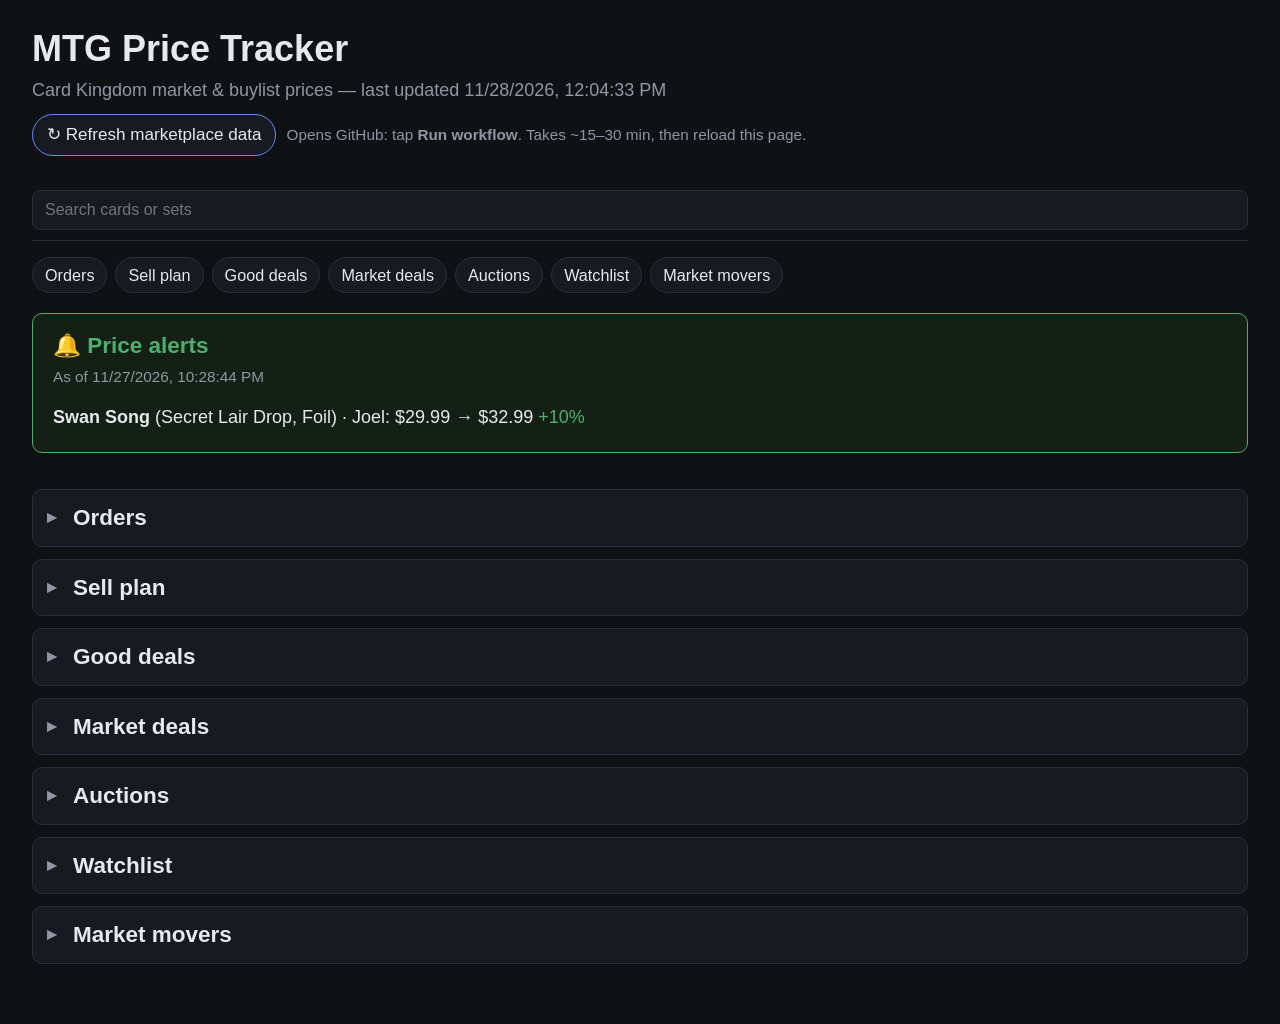
<file: docs/index.html>
<!doctype html>
<html lang="en">
<head>
  <meta charset="utf-8">
  <meta name="viewport" content="width=device-width, initial-scale=1">
  <meta name="theme-color" content="#0f1115">
  <meta name="apple-mobile-web-app-capable" content="yes">
  <meta name="apple-mobile-web-app-status-bar-style" content="black-translucent">
  <title>MTG Price Tracker</title>
  <style>
    :root {
      color-scheme: dark;
      --bg: #0f1115;
      --panel: #171a21;
      --card: #12141a;
      --border: #2a2e38;
      --text: #e8e9ec;
      --muted: #9096a3;
      --up: #4caf6d;
      --down: #e5534b;
      --ck: #d4a24c;
      --tcg: #5b8cff;
      --gog: #8fd18f;
      --gutter: 32px;
    }
    * { box-sizing: border-box; }
    html { -webkit-text-size-adjust: 100%; }
    body {
      margin: 0;
      font-size: 18px;
      line-height: 1.4;
      font-family: -apple-system, Segoe UI, Roboto, sans-serif;
      background: var(--bg);
      color: var(--text);
    }
    header { padding: 24px var(--gutter) 8px; }
    header h1 { margin: 0 0 4px; }
    .subtitle { color: var(--muted); margin: 0; }
    main { padding: 16px var(--gutter) 48px; }

    .toolbar {
      position: sticky;
      top: 0;
      z-index: 5;
      display: flex;
      flex-wrap: wrap;
      gap: 8px;
      padding: 10px 0;
      margin-bottom: 16px;
      background: var(--bg);
      border-bottom: 1px solid var(--border);
    }
    .toolbar input, .toolbar select {
      background: var(--panel);
      border: 1px solid var(--border);
      color: var(--text);
      padding: 10px 12px;
      border-radius: 8px;
      font-size: 16px; /* 16px+ stops iOS zooming in on focus */
    }
    .toolbar input { flex: 1 1 220px; min-width: 0; }
    .toolbar select { flex: 0 0 auto; }
    .section-head { display: flex; flex-wrap: wrap; align-items: center; justify-content: space-between; gap: 8px; }
    .section-head select, .section-head .filters select {
      background: var(--panel);
      border: 1px solid var(--border);
      color: var(--text);
      padding: 6px 10px;
      border-radius: 8px;
      font-size: 16px;
    }
    .supply { color: var(--text); font-size: 0.85em; }
    .refresh { display: flex; flex-wrap: wrap; align-items: center; gap: 6px 10px; margin: 10px 0 0; }
    .refresh-button {
      color: var(--text);
      text-decoration: none;
      background: var(--panel);
      border: 1px solid var(--tcg);
      border-radius: 999px;
      padding: 8px 14px;
      font-size: 0.95em;
      white-space: nowrap;
    }
    .totals {
      display: grid;
      grid-template-columns: repeat(auto-fit, minmax(110px, 1fr));
      gap: 8px;
      margin: 0 0 12px;
    }
    .totals[hidden] { display: none; }
    .totals > div {
      background: var(--panel);
      border: 1px solid var(--border);
      border-radius: 8px;
      padding: 8px 10px;
    }
    .totals .label { color: var(--muted); font-size: 0.75em; }
    .totals .value { font-weight: 700; font-size: 1.1em; }
    .section-head .filters { display: flex; flex-wrap: wrap; gap: 8px; }
    .section-head .filters select { max-width: 100%; }

    nav.jump { display: flex; gap: 8px; flex-wrap: wrap; margin-bottom: 20px; }
    nav.jump a {
      color: var(--text);
      text-decoration: none;
      border: 1px solid var(--border);
      background: var(--panel);
      border-radius: 999px;
      padding: 6px 12px;
      font-size: 0.9em;
    }

    .card-grid {
      display: grid;
      grid-template-columns: repeat(auto-fill, minmax(220px, 1fr));
      gap: 12px;
    }
    .card {
      border: 1px solid var(--border);
      border-radius: 10px;
      padding: 10px;
      background: var(--card);
      display: flex;
      flex-direction: column;
      gap: 4px;
      min-width: 0;
    }
    .card-image { width: 100%; aspect-ratio: 488 / 680; border-radius: 6px; display: block; background: var(--panel); }
    .card .name { font-weight: 700; overflow-wrap: anywhere; }
    .meta { color: var(--muted); font-size: 0.85em; }
    .card .price { font-size: 1.25em; font-weight: 700; }
    .delta.up { color: var(--up); }
    .delta.down { color: var(--down); }
    .ck-buylist { color: var(--ck); }
    .tcg-marketplace { color: var(--tcg); }
    .tcg-wtb { color: #c792ea; }
    .gog-price { color: var(--gog); }
    .margin { color: var(--up); }
    .empty { color: var(--muted); }
    canvas { width: 100%; height: 50px; margin-top: 4px; }

    section { margin-bottom: 36px; scroll-margin-top: 72px; }
    section h2 { margin: 0 0 4px; font-size: 1.25em; }
    /* Folded sections show only their heading until it's tapped. */
    section.fold { margin-bottom: 12px; border: 1px solid var(--border); border-radius: 10px; background: var(--panel); padding: 12px 14px; }
    section.fold h2 { cursor: pointer; user-select: none; margin: 0; display: flex; align-items: center; gap: 8px; }
    section.fold h2::before { content: "▸"; color: var(--muted); font-size: 0.8em; width: 1em; transition: transform 0.15s; }
    section.fold:not(.collapsed) h2::before { transform: rotate(90deg); }
    section.fold:not(.collapsed) > h2, section.fold:not(.collapsed) > .section-head { margin-bottom: 8px; }
    section.fold.collapsed > :not(h2):not(.section-head),
    section.fold.collapsed .section-head .filters { display: none !important; }  /* over #id rules like #orders-connect's */
    section.fold .section-head h2 { flex: 1; }
    section .section-sub { color: var(--muted); font-size: 0.85em; margin: 0 0 12px; }

    .more {
      display: block;
      width: 100%;
      margin-top: 16px;
      padding: 12px;
      border-radius: 8px;
      border: 1px solid var(--border);
      background: var(--panel);
      color: var(--text);
      font-size: 1em;
    }

    .movers-columns {
      display: grid;
      grid-template-columns: repeat(auto-fit, minmax(min(320px, 100%), 1fr));
      gap: 24px;
    }
    .movers-columns h3 { margin: 0 0 8px; font-size: 1em; }
    nav.jump a[hidden] { display: none; }
    table.movers { width: 100%; border-collapse: collapse; font-size: 0.9em; table-layout: fixed; }
    table.movers th, table.movers td { text-align: left; padding: 6px 8px; border-bottom: 1px solid var(--border); vertical-align: top; }
    table.movers th { color: var(--muted); font-weight: 600; font-size: 0.85em; }
    table.movers td:last-child, table.movers th:last-child { width: 38%; text-align: right; }
    table.movers td.pct.up { color: var(--up); font-weight: 700; }
    table.movers td.pct.down { color: var(--down); font-weight: 700; }
    table.movers td.pct .meta { display: block; font-weight: 400; }
    .mover-name { display: flex; align-items: center; gap: 8px; overflow-wrap: anywhere; }
    .mover-thumb { width: 32px; border-radius: 4px; flex-shrink: 0; }

    .card-actions { display: flex; flex-wrap: wrap; gap: 6px; margin-top: 6px; }
    .card-actions button, .card-actions select, .card-actions input, #orders-connect input, #orders-connect button {
      background: var(--panel);
      border: 1px solid var(--border);
      color: var(--text);
      border-radius: 8px;
      padding: 6px 10px;
      font-size: 16px;
    }
    .card-actions button.primary, #orders-connect button { border-color: #c792ea; }
    .card-actions button:disabled, .card-actions select:disabled { opacity: 0.5; }
    .card-actions select { flex: 1 1 100%; min-width: 0; }
    .card-actions input { width: 4em; }
    .card-actions input[type="checkbox"] { width: auto; padding: 0; }
    .card-actions .pick { display: flex; align-items: center; gap: 6px; flex: 1 1 100%; min-width: 0; }
    .card-actions .pick label { flex: 1; min-width: 0; flex-wrap: wrap; color: var(--text); font-size: 0.9em; }
    .pick-total { flex: 1 1 100%; }
    .card-actions label { display: flex; align-items: center; gap: 6px; color: var(--muted); font-size: 0.85em; }
    .order-error { color: var(--down); font-size: 0.85em; }
    .order-error:empty { display: none; }
    .card-actions input.price-input { width: 5.5em; }
    .paid-panel { border: 1px solid var(--border); border-radius: 10px; background: var(--card); padding: 10px 12px; margin: 0 0 12px; }
    .paid-panel h3 { margin: 0 0 6px; font-size: 1em; }
    .pick-list { list-style: none; padding: 0; margin: 0; }
    .pick-owner + .pick-owner { margin-top: 10px; padding-top: 8px; border-top: 1px solid var(--border); }
    .pick-owner h4 { margin: 0 0 4px; font-size: 0.95em; }
    .keep-route { color: #c792ea; }
    .keep-note { color: #c792ea; font-size: 0.85em; margin-top: 4px; }
    .finish-tag { font-size: 0.85em; color: var(--muted); border: 1px solid var(--border); border-radius: 4px; padding: 0 4px; white-space: nowrap; }
    .finish-tag.shiny { color: #c792ea; border-color: #c792ea; font-weight: 600; }
    .pick-box { margin: 4px 0 0 0; }
    .pick-box > .meta { margin-top: 4px; font-weight: 600; }
    .pick-list li { padding: 6px 0; border-bottom: 1px solid var(--border); }
    .pick-list li:last-child { border-bottom: none; }
    .pick-list label { display: flex; gap: 8px; align-items: flex-start; }
    .pick-list input { margin-top: 3px; flex-shrink: 0; }
    #intake p { margin: 6px 0; }
    .intake-last { display: flex; flex-wrap: wrap; align-items: center; gap: 8px; }
    .intake-last .card-actions { margin-top: 0; }
    .intake-done { color: var(--up); }
    .intake-box { align-items: center; }
    .card-actions.intake-box input { width: 4.5em; }
    .intake-warn { color: #e5c07b; font-size: 0.9em; }
    .intake-preview { border-top: 1px solid var(--border); margin-top: 8px; padding-top: 8px; overflow-wrap: anywhere; }
    .file-button {
      display: inline-flex; align-items: center; cursor: pointer;
      background: var(--panel); border: 1px solid #c792ea; color: var(--text);
      border-radius: 8px; padding: 6px 12px; font-size: 16px;
    }
    .file-button input { display: none; }
    #orders-connect { display: flex; flex-wrap: wrap; gap: 8px; align-items: center; margin: 0 0 12px; }
    #orders-connect[hidden] { display: none; }
    #orders-connect input { flex: 1 1 200px; min-width: 0; }

    #alerts-section {
      border: 1px solid var(--up);
      background: #142016;
      border-radius: 10px;
      padding: 16px 20px;
    }
    #alerts-section h2 { color: var(--up); }
    #alerts-list { list-style: none; padding: 0; margin: 0; }
    #alerts-list li { padding: 6px 0; border-bottom: 1px solid var(--border); }
    #alerts-list li:last-child { border-bottom: none; }

    @media (max-width: 600px) {
      :root { --gutter: 16px; }
      header { padding-top: 16px; }
      header h1 { font-size: 1.4em; }
      .subtitle { font-size: 0.85em; }
      main { padding-top: 8px; }
      /* Two cards per row on a phone, rather than one huge card per screen. */
      .card-grid { grid-template-columns: repeat(2, minmax(0, 1fr)); gap: 8px; }
      .card { padding: 8px; }
      body { font-size: 17px; }
      .card .name { font-size: 1em; }
      .card .price { font-size: 1.15em; }
      .meta { font-size: 0.85em; }
      #alerts-section { padding: 12px 14px; }
    }
  </style>
</head>
<body>
  <header>
    <h1>MTG Price Tracker</h1>
    <p class="subtitle" id="subtitle">Card Kingdom market &amp; buylist prices, refreshed nightly</p>
    <p class="refresh">
      <a class="refresh-button" href="https://github.com/jtbk17/mtg-price-checker/actions/workflows/refresh-marketplace.yml" target="_blank" rel="noopener">↻ Refresh marketplace data</a>
      <span class="meta">Opens GitHub: tap <strong>Run workflow</strong>. Takes ~15–30 min, then reload this page.</span>
    </p>
  </header>
  <main>
    <div class="toolbar">
      <input id="search" type="search" placeholder="Search cards or sets" autocomplete="off" enterkeyhint="search">
    </div>

    <nav class="jump">
      <a href="#orders-section" id="orders-link" hidden>Orders</a>
      <a href="#intake-section" id="intake-link" hidden>Add cards</a>
      <a href="#sell-plan-section">Sell plan</a>
      <a href="#deals-section">Good deals</a>
      <a href="#market-deals-section" id="market-deals-link">Market deals</a>
      <a href="#auctions-section" id="auctions-link">Auctions</a>
      <a href="#watchlist-section">Watchlist</a>
      <a href="#movers-section">Market movers</a>
    </nav>

    <section id="alerts-section" hidden>
      <h2>🔔 Price alerts</h2>
      <p class="section-sub" id="alerts-sub"></p>
      <ul id="alerts-list"></ul>
    </section>

    <section id="orders-section" hidden>
      <h2>Orders</h2>
      <p class="section-sub">Sales to TheTCGMarketplace WTB buyers and from our own listings, saved in the inventory sheets. A listing whose quantity drops shows up as “Looks sold?” for you to confirm. Buyer paid adds the copies to Pulled on the row you take them from; dropped off moves them from Pulled to Sold.</p>
      <form id="orders-connect" hidden>
        <input id="orders-passcode" type="password" placeholder="Sheets passcode" autocomplete="current-password" aria-label="Sheets passcode">
        <button type="submit">Connect</button>
        <span id="orders-connect-error" class="order-error"></span>
      </form>
      <div id="orders-summary" class="totals" hidden></div>
      <div id="orders-paid" class="paid-panel" hidden></div>
      <div id="orders-list" class="card-grid"></div>
    </section>

    <section id="intake-section" hidden>
      <h2>Add cards</h2>
      <p class="section-sub">Scan a stack of about 100 into ManaBox's Inbox binder, export it as CSV, and pick the file here. It's added to the inventory sheet behind the next empty slot, so there's nothing to import, copy or paste.</p>
      <div id="intake" class="paid-panel"></div>
    </section>

    <section id="sell-plan-section">
      <div class="section-head">
        <h2>Sell plan</h2>
        <div class="filters">
          <select id="sell-plan-owner" aria-label="Whose cards"></select>
          <select id="sell-plan-route" aria-label="Show">
            <option value="">All recommendations</option>
            <option value="listed">Listed on TCGMP</option>
            <option value="list">List on TCGMP</option>
            <option value="wtb">Sell to WTB buyer</option>
            <option value="gog">Sell to GOG</option>
            <option value="review">Manual review</option>
            <option value="keep">Keep (Joel's play copies)</option>
          </select>
        </div>
      </div>
      <p class="section-sub">What to do with each card: list just under the cheapest matching TheTCGMarketplace copy (1¢ under, or 10¢ at $10+), but never so low that, after TCGMP's 4% commission, it pays less than GOG Cash + 10%, or below the best WTB offer; sell to a WTB buyer if they pay at least 90% of a realistic sale price (the lower of that list price and Card Kingdom's price); sell to GOG if it pays within 15% of what the cheapest listing would bring after the 4% commission.</p>
      <div id="sell-plan-totals" class="totals" hidden></div>
      <div id="sell-plan" class="card-grid"><p class="empty">Loading…</p></div>
      <button id="sell-plan-more" class="more" hidden>Show more</button>
    </section>

    <section id="deals-section">
      <h2>Good deals</h2>
      <p class="section-sub">Watchlist cards cheaper on TheTCGMarketplace than GOG Cash would pay for them</p>
      <div id="good-deals" class="card-grid"><p class="empty">Loading…</p></div>
      <button id="deals-more" class="more" hidden>Show more</button>
    </section>

    <section id="market-deals-section">
      <div class="section-head">
        <h2>Market deals</h2>
        <div class="filters">
          <select id="market-deals-threshold" aria-label="Buy copies priced below">
            <option value="gog">Buy below GOG Cash (1.15×)</option>
            <option value="ck">Buy below CK buylist (1.00×)</option>
          </select>
          <select id="market-deals-min-pct" aria-label="Minimum % profit">
            <option value="0">Any % profit</option>
            <option value="10">10%+ profit</option>
            <option value="20">20%+ profit</option>
            <option value="30">30%+ profit</option>
            <option value="50">50%+ profit</option>
            <option value="100">100%+ profit</option>
          </select>
          <select id="market-deals-sort" aria-label="Sort market deals">
            <option value="margin">Biggest margin per copy</option>
            <option value="profit_pct">Highest % profit</option>
            <option value="total_profit">Biggest total profit</option>
            <option value="copies_under_gog_cash">Most copies</option>
          </select>
        </div>
      </div>
      <p class="section-sub" id="market-deals-sub">Any card Card Kingdom buys, listed on TheTCGMarketplace (Near Mint, same language) for less than GOG Cash</p>
      <div id="market-deals-totals" class="totals" hidden></div>
      <div id="market-deals" class="card-grid"><p class="empty">Loading…</p></div>
      <button id="market-deals-more" class="more" hidden>Show more</button>
    </section>

    <section id="auctions-section">
      <div class="section-head">
        <h2>Auctions</h2>
        <div class="filters">
          <select id="auctions-filter" aria-label="Show auctions">
            <option value="deals">Deals only</option>
            <option value="nm">All Near Mint</option>
            <option value="all">All auctions</option>
          </select>
        </div>
      </div>
      <p class="section-sub" id="auctions-sub">Live TheTCGMarketplace Magic auctions vs what GOG Cash pays for that exact card, checked every 30 minutes</p>
      <div id="auctions" class="card-grid"><p class="empty">Loading…</p></div>
      <button id="auctions-more" class="more" hidden>Show more</button>
    </section>

    <section id="watchlist-section">
      <div class="section-head">
        <h2>Watchlist</h2>
        <div class="filters">
          <select id="owner-select" aria-label="Owner"><option value="">All owners</option></select>
          <select id="sort-select" aria-label="Sort watchlist">
            <option value="date">Date added (newest)</option>
            <option value="name">Name (A-Z)</option>
            <option value="price">Price (high to low)</option>
            <option value="value">Total value (high to low)</option>
            <option value="gain">Gain/loss (best to worst)</option>
          </select>
        </div>
      </div>
      <p class="section-sub" id="portfolio-value"></p>
      <div id="watchlist" class="card-grid"><p class="empty">Loading…</p></div>
      <button id="watchlist-more" class="more" hidden>Show more</button>
    </section>

    <section id="movers-section">
      <h2>Market movers</h2>
      <p class="section-sub" id="movers-sub">Across every Card Kingdom-priced card, updated nightly</p>
      <div class="movers-columns">
        <div>
          <h3>Today</h3>
          <table class="movers">
            <thead><tr><th>Gainers</th><th></th></tr></thead>
            <tbody id="daily-gainers"></tbody>
          </table>
          <table class="movers" style="margin-top:12px">
            <thead><tr><th>Losers</th><th></th></tr></thead>
            <tbody id="daily-losers"></tbody>
          </table>
        </div>
        <div>
          <h3>This week</h3>
          <table class="movers">
            <thead><tr><th>Gainers</th><th></th></tr></thead>
            <tbody id="weekly-gainers"></tbody>
          </table>
          <table class="movers" style="margin-top:12px">
            <thead><tr><th>Losers</th><th></th></tr></thead>
            <tbody id="weekly-losers"></tbody>
          </table>
        </div>
      </div>
    </section>
  </main>

  <script>
    // Same rule as the local app (static/app.js): GOG pays this multiple
    // of Card Kingdom's buylist in cash.
    const GOG_CASH_MULTIPLIER = 1.15;
    const GOG_CREDIT_MULTIPLIER = 1.38;  // same as static/app.js
    // Cards are rendered a page at a time: drawing all ~9,500 at once
    // (each with an image and a sparkline) locks up a phone.
    const PAGE_SIZE = 40;

    function formatPrice(price) {
      if (price === null || price === undefined) return "—";
      return `$${Number(price).toFixed(2)}`;
    }

    function deltaInfo(latest, previous) {
      if (latest == null || previous == null) return null;
      const diff = latest - previous;
      if (Math.abs(diff) < 0.005) return null;
      const pct = (diff / previous) * 100;
      const direction = diff > 0 ? "up" : "down";
      const sign = diff > 0 ? "+" : "";
      return { direction, text: `${sign}${diff.toFixed(2)} (${sign}${pct.toFixed(1)}%)` };
    }

    function escapeHtml(str) {
      if (str === null || str === undefined) return "";
      return String(str)
        .replace(/&/g, "&amp;")
        .replace(/</g, "&lt;")
        .replace(/>/g, "&gt;")
        .replace(/"/g, "&quot;");
    }

    // Price lists, oldest first: plain numbers, or {price, recorded_at}
    // points in snapshots written before refresh_job.py slimmed them down.
    function pricesOf(history) {
      return (history || []).map((p) => (p && typeof p === "object" ? p.price : p)).filter((p) => p != null);
    }

    function drawSparkline(canvas, marketHistory, buylistHistory) {
      const ctx = canvas.getContext("2d");
      canvas.width = canvas.clientWidth * 2;
      canvas.height = canvas.clientHeight * 2;
      const { width, height } = canvas;
      ctx.clearRect(0, 0, width, height);

      const series = [
        { data: pricesOf(marketHistory).slice(-30), color: "#5b8cff" },
        { data: pricesOf(buylistHistory).slice(-30), color: "#d4a24c" },
      ].filter((s) => s.data.length >= 2);
      if (!series.length) return;

      const allPrices = series.flatMap((s) => s.data);
      const min = Math.min(...allPrices);
      const max = Math.max(...allPrices);
      const range = max - min || 1;

      series.forEach(({ data, color }) => {
        ctx.strokeStyle = color;
        ctx.lineWidth = 3;
        ctx.beginPath();
        data.forEach((price, i) => {
          const x = (i / (data.length - 1)) * width;
          const y = height - ((price - min) / range) * height;
          if (i === 0) ctx.moveTo(x, y);
          else ctx.lineTo(x, y);
        });
        ctx.stroke();
      });
    }

    function renderMoversTable(tbodyId, movers) {
      const tbody = document.getElementById(tbodyId);
      if (!movers.length) {
        tbody.innerHTML = '<tr><td colspan="2" class="empty">No data yet</td></tr>';
        return;
      }
      tbody.innerHTML = movers
        .map((m) => {
          const direction = m.pct_change >= 0 ? "up" : "down";
          const sign = m.pct_change >= 0 ? "+" : "";
          return `
            <tr>
              <td>
                <div class="mover-name">
                  ${m.image_url ? `<img class="mover-thumb" src="${escapeHtml(m.image_url)}" alt="" loading="lazy">` : ""}
                  <span>${escapeHtml(m.name)} <span class="meta">(${escapeHtml(m.set_full_name || m.set || "")})</span></span>
                </div>
              </td>
              <td class="pct ${direction}">${sign}${m.pct_change}% <span class="meta">${formatPrice(m.price_before)} → ${formatPrice(m.price_now)}</span></td>
            </tr>
          `;
        })
        .join("");
    }

    async function loadMovers() {
      try {
        const resp = await fetch("movers.json", { cache: "no-store" });
        const data = await resp.json();
        if (data.generated_at) {
          document.getElementById("movers-sub").textContent =
            `Across every Card Kingdom-priced card — last updated ${new Date(data.generated_at).toLocaleString()}`;
        }
        renderMoversTable("daily-gainers", data.daily_gainers || []);
        renderMoversTable("daily-losers", data.daily_losers || []);
        renderMoversTable("weekly-gainers", data.weekly_gainers || []);
        renderMoversTable("weekly-losers", data.weekly_losers || []);
      } catch (err) {
        document.getElementById("movers-sub").textContent = `Couldn't load movers: ${err.message}`;
      }
    }

    let watchlistItems = [];

    // Remembered per browser; storage can be unavailable (private mode
    // etc.), in which case choices just aren't remembered.
    function remembered(key) {
      try { return localStorage.getItem(key); } catch (err) { return null; }
    }
    function remember(key, value) {
      try { localStorage.setItem(key, value); } catch (err) { /* not remembered */ }
    }

    function gainPct(item) {
      if (item.purchase_price == null || item.latest_price == null || !item.purchase_price) return null;
      return (item.latest_price - item.purchase_price) / item.purchase_price;
    }

    // Same orders as the local app's sort menu (db._WATCHLIST_SORTS);
    // missing values sort last. watchlist.json is already newest-first.
    const WATCHLIST_SORTS = {
      date: null,
      name: (a, b) => (a.name || "").localeCompare(b.name || "", undefined, { sensitivity: "base" }),
      price: (a, b) => nullsLast(a.latest_price, b.latest_price),
      value: (a, b) => nullsLast(
        a.latest_price == null ? null : a.latest_price * (a.quantity || 1),
        b.latest_price == null ? null : b.latest_price * (b.quantity || 1)
      ),
      gain: (a, b) => nullsLast(gainPct(a), gainPct(b)),
    };

    function nullsLast(x, y) {
      if (x == null && y == null) return 0;
      if (x == null) return 1;
      if (y == null) return -1;
      return y - x;
    }

    function filteredItems() {
      const owner = document.getElementById("owner-select").value;
      const terms = document.getElementById("search").value.trim().toLowerCase().split(/\s+/).filter(Boolean);
      return watchlistItems.filter((item) => {
        if (owner && item.owner !== owner) return false;
        if (!terms.length) return true;
        const haystack = `${item.name || ""} ${item.set_name || ""}`.toLowerCase();
        return terms.every((t) => haystack.includes(t));
      });
    }

    function renderPortfolioValue(items) {
      const total = items.reduce(
        (sum, item) => sum + (item.latest_price != null ? item.latest_price * (item.quantity || 1) : 0),
        0
      );
      const totalCards = items.reduce((sum, item) => sum + (item.quantity || 1), 0);
      document.getElementById("portfolio-value").textContent =
        `Portfolio value: ${formatPrice(total)} (${totalCards} card${totalCards === 1 ? "" : "s"})`;
    }

    function cardImageHtml(item) {
      return item.image_url
        ? `<img class="card-image" src="${escapeHtml(item.image_url)}" alt="${escapeHtml(item.name || "")}" loading="lazy">`
        : "";
    }

    function cardMetaHtml(item) {
      return `
        <div class="meta">${escapeHtml(item.set_name || "")}</div>
        <div class="meta">${escapeHtml(item.printing || "")} · ${escapeHtml(item.condition || "Near Mint")}${item.owner ? ` · ${escapeHtml(item.owner)}` : ""}</div>
      `;
    }

    function gainLossHtml(item) {
      const pct = gainPct(item);
      if (pct == null) return "";
      const qty = item.quantity || 1;
      const total = (item.latest_price - item.purchase_price) * qty;
      const direction = total >= 0 ? "up" : "down";
      const sign = total >= 0 ? "+" : "";
      return `<div class="meta">Cost ${formatPrice(item.purchase_price)}/ea · <span class="delta ${direction}">${sign}${total.toFixed(2)} (${sign}${(pct * 100).toFixed(1)}%)</span></div>`;
    }

    // The price lines every watchlist-based card shows (watchlist, Good
    // deals, Sell plan) — kept in one place so the sections stay in step.
    function priceLinesHtml(item, { ckPrice = false } = {}) {
      const buylist = item.cardkingdom_buylist_price;
      return `
        ${ckPrice ? `<div class="meta">CK price: ${formatPrice(item.latest_price)}</div>` : ""}
        ${gainLossHtml(item)}
        <div class="meta ck-buylist">CK buylist: ${formatPrice(buylist)}</div>
        <div class="meta gog-price">GOG Cash: ${formatPrice(buylist == null ? null : buylist * GOG_CASH_MULTIPLIER)}</div>
        <div class="meta gog-price">GOG Credit: ${formatPrice(buylist == null ? null : buylist * GOG_CREDIT_MULTIPLIER)}</div>
        <div class="meta tcg-marketplace">TCGMP: ${formatPrice(item.tcgmarketplace_price)}</div>
        <div class="meta tcg-wtb">TCGMP WTB: ${formatPrice(item.tcgmarketplace_wtb_price)}</div>
      `;
    }

    function watchlistCard(item) {
      const delta = deltaInfo(item.latest_price, item.previous_price);
      const qty = item.quantity || 1;
      const el = document.createElement("div");
      el.className = "card";
      el.innerHTML = `
        ${cardImageHtml(item)}
        <div class="name">${escapeHtml(item.name)}${qty > 1 ? ` <span class="meta">×${qty}</span>` : ""}</div>
        ${cardMetaHtml(item)}
        <div class="price">${formatPrice(item.latest_price)}${qty > 1 && item.latest_price != null ? ` <span class="meta">(${formatPrice(item.latest_price * qty)} total)</span>` : ""}</div>
        ${delta ? `<div class="delta ${delta.direction}">${delta.text}</div>` : ""}
        ${priceLinesHtml(item)}
        <canvas></canvas>
      `;
      return el;
    }

    // A card is a "good deal" when buying it on TheTCGMarketplace costs
    // less than GOG Cash would pay out for it. Needs both prices; a card
    // missing either is left out rather than guessed at.
    function goodDealInfo(item) {
      if (item.tcgmarketplace_price == null || item.cardkingdom_buylist_price == null) return null;
      const gogCash = item.cardkingdom_buylist_price * GOG_CASH_MULTIPLIER;
      if (item.tcgmarketplace_price >= gogCash) return null;
      return { gogCash, margin: gogCash - item.tcgmarketplace_price };
    }

    function dealCard({ item, deal }) {
      const el = document.createElement("div");
      el.className = "card";
      el.innerHTML = `
        ${cardImageHtml(item)}
        <div class="name">${escapeHtml(item.name)}</div>
        ${cardMetaHtml(item)}
        <div class="price margin">+${formatPrice(deal.margin)} margin</div>
        ${priceLinesHtml(item, { ckPrice: true })}
      `;
      return el;
    }

    // Renders `entries` into `container` PAGE_SIZE at a time, with a
    // "Show more" button for the rest.
    function renderPaged(container, button, entries, makeCard, emptyHtml, afterAppend) {
      container.innerHTML = "";
      let shown = 0;
      function showNext() {
        const page = entries.slice(shown, shown + PAGE_SIZE);
        page.forEach((entry) => {
          const el = makeCard(entry);
          container.appendChild(el);
          if (afterAppend) afterAppend(el, entry);
        });
        shown += page.length;
        const remaining = entries.length - shown;
        button.hidden = remaining <= 0;
        button.textContent = `Show more (${remaining} left)`;
      }
      button.onclick = showNext;
      if (!entries.length) {
        container.innerHTML = emptyHtml;
        button.hidden = true;
        return;
      }
      showNext();
    }

    let marketDeals = [];

    const FINISH_LABELS = { nonfoil: "Normal", foil: "Foil", etched: "Etched Foil" };

    // What you buy below, and sell at: GOG Cash, or Card Kingdom's own
    // buylist price.
    const THRESHOLDS = {
      gog: { multiplier: GOG_CASH_MULTIPLIER, label: "GOG Cash" },
      ck: { multiplier: 1, label: "CK buylist" },
    };

    function currentThreshold() {
      return THRESHOLDS[document.getElementById("market-deals-threshold").value] || THRESHOLDS.gog;
    }

    // Re-totals a deal for the chosen threshold from its qualifying
    // listings ([[price, qty]], all under GOG Cash). Null if no copy is
    // under the threshold. Older deals.json files without listings can
    // only be shown at GOG Cash.
    function dealAt(d, threshold) {
      const sellAt = d.cardkingdom_buylist_price * threshold.multiplier;
      if (!d.listings) {
        if (threshold.multiplier !== GOG_CASH_MULTIPLIER) return null;
        const copies = d.copies_under_gog_cash;
        return {
          ...d,
          sell_at: sellAt,
          profit_pct: d.cheapest_price > 0 ? (d.margin / d.cheapest_price) * 100 : 0,
          total_cost: sellAt * copies - d.total_profit,
          total_payout: sellAt * copies,
        };
      }
      const under = d.listings.filter(([price]) => price < sellAt);
      if (!under.length) return null;
      const cheapest = Math.min(...under.map(([price]) => price));
      const copies = under.reduce((n, [, qty]) => n + qty, 0);
      const cost = under.reduce((n, [price, qty]) => n + price * qty, 0);
      return {
        ...d,
        sell_at: sellAt,
        cheapest_price: cheapest,
        margin: sellAt - cheapest,
        profit_pct: cheapest > 0 ? ((sellAt - cheapest) / cheapest) * 100 : 0,
        copies_under_gog_cash: copies,
        total_cost: cost,
        total_payout: sellAt * copies,
        total_profit: sellAt * copies - cost,
      };
    }

    function marketDealCard(deal) {
      const el = document.createElement("div");
      el.className = "card";
      const copies = deal.copies_under_gog_cash;
      const label = currentThreshold().label;
      el.innerHTML = `
        ${cardImageHtml(deal)}
        <div class="name">${escapeHtml(deal.name)}</div>
        <div class="meta">${escapeHtml(deal.set_name || "")} #${escapeHtml(deal.collector_number || "")}</div>
        <div class="meta">${escapeHtml(FINISH_LABELS[deal.finish] || deal.finish)} · NM${deal.lang && deal.lang !== "en" ? ` · ${escapeHtml(deal.lang.toUpperCase())}` : ""}</div>
        <div class="meta tcg-marketplace">TCGMP from: ${formatPrice(deal.cheapest_price)}</div>
        <div class="meta gog-price">${label}: ${formatPrice(deal.sell_at)}</div>
        <div class="price margin">+${formatPrice(deal.margin)} <span class="meta margin">(+${deal.profit_pct.toFixed(0)}%)</span></div>
        <div class="supply">${copies} cop${copies === 1 ? "y" : "ies"} under ${label} · ${formatPrice(deal.total_profit)} total</div>
      `;
      return el;
    }

    // Totals for exactly the deals currently shown (threshold, % filter
    // and search all applied): buying every qualifying copy.
    function renderMarketDealTotals(deals) {
      const el = document.getElementById("market-deals-totals");
      if (!deals.length) {
        el.hidden = true;
        return;
      }
      const sum = (key) => deals.reduce((n, d) => n + d[key], 0);
      const money = (n) => `$${n.toLocaleString(undefined, { minimumFractionDigits: 2, maximumFractionDigits: 2 })}`;
      const cost = sum("total_cost");
      const profit = sum("total_profit");
      const stats = [
        ["Cards", deals.length.toLocaleString()],
        ["Copies", sum("copies_under_gog_cash").toLocaleString()],
        ["You spend", money(cost)],
        [`Payout (${currentThreshold().label})`, money(sum("total_payout"))],
        ["Profit", money(profit)],
        ["Return", cost > 0 ? `${((profit / cost) * 100).toFixed(0)}%` : "—"],
      ];
      el.innerHTML = stats
        .map(([label, value]) => `<div><div class="label">${escapeHtml(label)}</div><div class="value">${value}</div></div>`)
        .join("");
      el.hidden = false;
    }

    function renderMarketDeals() {
      const terms = document.getElementById("search").value.trim().toLowerCase().split(/\s+/).filter(Boolean);
      const sortKey = document.getElementById("market-deals-sort").value;
      const minPct = Number(document.getElementById("market-deals-min-pct").value) || 0;
      const threshold = currentThreshold();
      const deals = marketDeals
        .map((d) => dealAt(d, threshold))
        .filter((d) => d && d.profit_pct >= minPct)
        .filter((d) => {
          const haystack = `${d.name || ""} ${d.set_name || ""}`.toLowerCase();
          return terms.every((t) => haystack.includes(t));
        })
        .sort((a, b) => b[sortKey] - a[sortKey]);
      renderMarketDealTotals(deals);
      renderPaged(
        document.getElementById("market-deals"),
        document.getElementById("market-deals-more"),
        deals,
        marketDealCard,
        '<p class="empty">No market deals for these filters.</p>'
      );
    }

    async function loadMarketDeals() {
      const sub = document.getElementById("market-deals-sub");
      try {
        const resp = await fetch("deals.json", { cache: "no-store" });
        if (resp.status === 404) {
          // Not generated yet (first nightly run with market_deals.py
          // hasn't happened) — hide the section rather than show an error.
          document.getElementById("market-deals-section").hidden = true;
          document.getElementById("market-deals-link").hidden = true;
          return;
        }
        if (!resp.ok) throw new Error(`HTTP ${resp.status}`);
        const data = await resp.json();
        marketDeals = data.deals || [];
        if (data.generated_at) {
          const shown = marketDeals.length < (data.total_deals || 0) ? ` (top ${marketDeals.length} shown)` : "";
          sub.textContent =
            `Any card Card Kingdom buys with GOG Cash ≥ ${formatPrice(data.min_gog_cash)} (${data.checked} checked)${shown} — ` +
            `Near Mint, same-language copies only — last updated ${new Date(data.generated_at).toLocaleString()}`;
        }
        for (const [id, key] of [
          ["market-deals-threshold", "dealsThreshold"],
          ["market-deals-sort", "dealsSort"],
          ["market-deals-min-pct", "dealsMinPct"],
        ]) {
          const select = document.getElementById(id);
          const saved = remembered(key);
          if (saved !== null && [...select.options].some((o) => o.value === saved)) select.value = saved;
          select.addEventListener("change", () => {
            remember(key, select.value);
            renderMarketDeals();
          });
        }
        renderMarketDeals();
      } catch (err) {
        document.getElementById("market-deals").innerHTML =
          `<p class="empty">Couldn't load market deals: ${escapeHtml(err.message)}</p>`;
      }
    }

    // ---- Sell plan: a recommendation per card (see the section's blurb) ----
    const SELL_RULES = {
      undercutSmall: 0.01,  // under SWITCH
      undercutBig: 0.1,     // at or above SWITCH
      switchPrice: 10,
      floorOverGog: 0.1,    // never list below GOG Cash + 10%
      gogWithin: 0.15,      // sell to GOG if GOG Cash * 1.15 beats the cheapest listing
      // Sell to a WTB buyer when they pay at least this share of a realistic
      // sale price: the list price, or Card Kingdom's price if that's lower —
      // a list price well above CK's (e.g. $19.89 vs $12.99) may not sell
      // for a long time, while a $12 WTB offer is money now.
      wtbShareOfSale: 0.9,
      // TheTCGMarketplace keeps this share of every sale (WTB or listing);
      // GOG pays out with none, so comparisons against GOG use what a TCGMP
      // sale actually brings in.
      tcgmpFee: 0.04,
      sanityFactor: 3,      // cheapest listing vs CK price beyond 3x either way: likely a data error
    };
    const ROUTES = {
      listed: { label: "Listed on TCGMP", className: "margin" },
      list: { label: "List on TCGMP", className: "tcg-marketplace" },
      wtb: { label: "Sell to WTB buyer", className: "tcg-wtb" },
      gog: { label: "Sell to GOG", className: "gog-price" },
      review: { label: "Manual review", className: "meta" },
      keep: { label: "Keep", className: "keep-route" },
    };

    function sellRecommendation(item) {
      const cheapest = item.tcgmarketplace_price;
      // Already listed in our shop: report it, and whether someone's undercut us.
      if (item.tcgmarketplace_listed_qty > 0) {
        const listedPrice = item.tcgmarketplace_listed_price;
        const fresh = sellRecommendationFor(item);
        return {
          route: "listed",
          price: listedPrice,
          listedQty: item.tcgmarketplace_listed_qty,
          undercutBy: cheapest != null && cheapest < listedPrice ? cheapest : null,
          suggested: fresh.route === "list" ? fresh.price : null,
        };
      }
      return sellRecommendationFor(item);
    }

    function sellRecommendationFor(item) {
      const cheapest = item.tcgmarketplace_price;
      const wtb = item.tcgmarketplace_wtb_price;
      const gog = item.cardkingdom_buylist_price == null ? null : item.cardkingdom_buylist_price * GOG_CASH_MULTIPLIER;
      const ck = item.latest_price;
      if (cheapest == null) {
        return { route: "review", reason: "No matching Near Mint copy listed to price against" };
      }
      if (ck && (cheapest > ck * SELL_RULES.sanityFactor || cheapest < ck / SELL_RULES.sanityFactor)) {
        return { route: "review", reason: `Listing ${formatPrice(cheapest)} vs CK ${formatPrice(ck)} looks off` };
      }
      const undercut = cheapest >= SELL_RULES.switchPrice ? SELL_RULES.undercutBig : SELL_RULES.undercutSmall;
      const floor = Math.max(gog == null ? 0 : (gog * (1 + SELL_RULES.floorOverGog)) / (1 - SELL_RULES.tcgmpFee), wtb == null ? 0 : wtb);
      const price = Math.round(Math.max(cheapest - undercut, floor, 0.01) * 100) / 100;
      const realisticSale = ck ? Math.min(price, ck) : price;
      if (wtb != null && wtb >= realisticSale * SELL_RULES.wtbShareOfSale) return { route: "wtb", price: wtb, gog, cheapest, wtb };
      if (gog != null && gog * (1 + SELL_RULES.gogWithin) > cheapest * (1 - SELL_RULES.tcgmpFee)) return { route: "gog", price: gog, gog, cheapest, wtb };
      return { route: "list", price, gog, cheapest, wtb };
    }

    function sellPlanCard({ item, rec, keep }) {
      const el = document.createElement("div");
      el.className = "card";
      const owned = item.quantity || 1;
      const qty = owned - ((keep && keep.kept) || 0);  // what's for sale
      const route = ROUTES[rec.route];
      const action =
        rec.route === "keep"
          ? (rec.listed ? `<div class="delta down">⚠ It's listed on TCGMP — take that listing down</div>` : "")
          : rec.route === "review"
          ? `<div class="meta">${escapeHtml(rec.reason)}</div>`
          : rec.route === "listed"
          ? `<div class="price">Listed ×${rec.listedQty} at ${formatPrice(rec.price)}</div>` +
            (rec.undercutBy != null
              ? `<div class="delta down">⚠ Undercut: someone's at ${formatPrice(rec.undercutBy)}${rec.suggested != null ? ` — lower to ${formatPrice(rec.suggested)}` : ""}</div>`
              : `<div class="meta">Cheapest of the rest: ${formatPrice(item.tcgmarketplace_price)}</div>`)
          : `<div class="price">${rec.route === "list" ? "List at " : ""}${formatPrice(rec.price)}${qty > 1 ? ` <span class="meta">×${qty} = ${formatPrice(rec.price * qty)}</span>` : ""}</div>`;
      el.innerHTML = `
        ${cardImageHtml(item)}
        <div class="name">${escapeHtml(item.name)}${owned > 1 ? ` <span class="meta">×${owned}</span>` : ""}</div>
        ${cardMetaHtml(item)}
        <div class="${route.className}"><strong>${route.label}</strong></div>
        ${action}
        ${priceLinesHtml(item, { ckPrice: true })}
      `;
      if (keep) addPlayCopyNote(el, item, keep);
      const kinds = rec.route !== "keep" && saleOrders && item.card_id ? saleKindsFor(item, rec) : [];
      if (kinds.length) addSaleControls(el, item, rec, kinds, (keep && keep.kept) || 0);
      return el;
    }

    // ---- Joel keeps one copy of every card for play (by card name, across
    // printings) and, on top of that, every Secret Lair card (never the play
    // copy). The kept copies show as "Keep"
    // with nothing to sell; the Apps Script refuses such a sale too. Which
    // printing is the play copy can be chosen (Apps Script v9+), otherwise
    // it's the cheapest. Keep in step with google_apps_script.js. ----
    const KEEP_ONE_OWNERS = ["Joel"];
    let playKeeps = {};  // owner -> {card name, lower case: "scryfall id:finish"}
    const isSecretLair = (item) => /^secret lair/i.test(String(item.set_name || "").trim());
    const cardKey = (name) => String(name || "").trim().toLowerCase();
    const variantOf = (item) => `${item.card_id}:${SHEET_FINISHES[item.printing] || "normal"}`;
    const itemKey = (item) => `${item.owner}|${item.card_id}|${item.printing}|${item.condition}`;
    const pricedAt = (item) => item.tcgmarketplace_price ?? item.latest_price ?? Infinity;

    // itemKey -> {kept: copies held back, reason: "sl" | "play", play: the
    // play copy's item, chosen: picked rather than the cheapest, options:
    // the printings that could be the play copy}
    function playCopies() {
      const out = new Map();
      const groups = new Map();
      watchlistItems
        .filter((i) => KEEP_ONE_OWNERS.includes(i.owner) && (i.quantity || 0) > 0)
        .forEach((i) => {
          const k = `${i.owner}|${cardKey(i.name)}`;
          if (!groups.has(k)) groups.set(k, []);
          groups.get(k).push(i);
        });
      for (const items of groups.values()) {
        const sl = items.filter(isSecretLair);
        const others = items.filter((i) => !isSecretLair(i));
        sl.forEach((i) => out.set(itemKey(i), { kept: i.quantity, reason: "sl", options: [] }));
        if (!others.length) continue;
        const chosenVariant = (playKeeps[items[0].owner] || {})[cardKey(items[0].name)];
        const chosen = others.find((i) => variantOf(i) === chosenVariant);
        const play = chosen || [...others].sort((a, b) => pricedAt(a) - pricedAt(b))[0];
        others.forEach((i) => out.set(itemKey(i), { kept: i === play ? 1 : 0, reason: "play", play, chosen: !!chosen, options: others }));
      }
      return out;
    }

    // "Keep" lines on a Sell plan card, and changing which printing is kept.
    function addPlayCopyNote(el, item, keep) {
      const box = document.createElement("div");
      el.appendChild(box);
      const where = (i) => `${i.set_name || "?"} · ${i.printing}`;
      function show() {
        const isPlay = keep.play === item;
        const lines = [];
        if (keep.reason === "sl") lines.push(`🔒 Secret Lair — ${item.owner} keeps every copy (the play copy is a regular printing)`);
        else if (isPlay) lines.push(`🔒 ${item.owner}'s play copy${keep.options.length > 1 ? (keep.chosen ? " (chosen)" : " (cheapest printing)") : ""}`);
        else lines.push(`🔒 ${item.owner}'s play copy is ${where(keep.play)}`);
        if (keep.reason === "play" && isPlay && (item.quantity || 1) > 1) lines.push(`1 kept, ${(item.quantity || 1) - 1} to sell`);
        box.innerHTML = `<div class="keep-note">${lines.map(escapeHtml).join("<br>")}</div><div class="card-actions"></div><div class="order-error"></div>`;
        const actions = box.querySelector(".card-actions");
        const error = box.querySelector(".order-error");
        // One tap on another printing makes it the play copy instead.
        if (keep.reason === "play" && !isPlay && saleOrders && scriptVersion >= 9) {
          actionButton(actions, "Keep this one instead", async () => {
            const failed = busy(actions, error);
            try {
              await change("keep", { owner: item.owner, name: item.name, scryfallId: item.card_id, finish: SHEET_FINISHES[item.printing] || "normal" });
            } catch (err) {
              failed(err);
            }
          });
        }
      }
      show();
    }


    // ---- Orders: sales to WTB buyers and from our own TCGMP listings,
    // saved to the inventory sheets through the Apps Script web app in
    // google_apps_script.js. Blank URL hides all of it. ----
    const SHEETS_API_URL = "https://script.google.com/macros/s/AKfycbyHzEPynfBNbjd6_ZawrW47MmlicWc0BZuznQYO-wJmZ5l49v0enPtAK6tbz0EUzXyT/exec";
    // Watchlist printing label -> the sheet's Foil column (ManaBox's values).
    const SHEET_FINISHES = { Normal: "normal", Foil: "foil", "Etched Foil": "etched" };
    const SHEET_FINISH_LABELS = Object.fromEntries(Object.entries(SHEET_FINISHES).map(([label, value]) => [value, label]));
    const AWAITING = "Awaiting payment";
    const UNDO_HOURS = 24;  // keep in step with google_apps_script.js
    const ORDER_STATUS_CLASS = { [AWAITING]: "ck-buylist", Paid: "tcg-marketplace", Sold: "margin", Cancelled: "meta" };
    let saleOrders = null;  // null until loaded, and while not connected
    // Listings whose quantity dropped (docs/listing_sales.json, from
    // listing_sales.py), and the ones answered "Not a sale".
    let listingDrops = [];
    let dismissedDrops = new Set();
    let notSales = {};  // Apps Script v8+: drop id -> when answered "Not a sale"
    // An Apps Script deployed before listing sales existed can't record
    // them (it drops the order type and which listing drop it came from).
    let scriptKnowsListings = false;
    // What the deployed Apps Script supports (its VERSION; 0 before it had one).
    let scriptVersion = 0;
    let salesSummary = null;  // Apps Script v5+: sales per period

    // What a Sell plan card can record: a sale from our own listing if it's
    // listed, and one to the best WTB offer if there is one.
    function saleKindsFor(item, rec) {
      const kinds = [];
      if (rec.route === "listed" && scriptKnowsListings) kinds.push({ type: "Listing", price: rec.price, label: "Sold on TCGMP" });
      if (item.tcgmarketplace_wtb_price != null) kinds.push({ type: "WTB", price: item.tcgmarketplace_wtb_price, label: "Sold to WTB buyer" });
      // Any card GOG buys, at GOG Cash (Apps Script v7+).
      if (item.cardkingdom_buylist_price != null && scriptVersion >= 7) {
        kinds.push({ type: "GOG", price: Math.round(item.cardkingdom_buylist_price * GOG_CASH_MULTIPLIER * 100) / 100, label: "Sold to GOG" });
      }
      return kinds;
    }

    // TCGMP keeps SELL_RULES.tcgmpFee of every sale, WTB or listing.
    const afterFee = (amount) => amount * (1 - SELL_RULES.tcgmpFee);
    const feeNote = (amount) => `You get ${formatPrice(afterFee(amount))} after TCGMP's ${SELL_RULES.tcgmpFee * 100}%`;
    // GOG pays cash in full; only TCGMP sales (WTB, listings) pay its fee.
    const saleFeeNote = (type, amount) => (type === "GOG" ? "GOG Cash, no fee" : feeNote(amount));
    const money = (n) => `$${n.toLocaleString(undefined, { minimumFractionDigits: 2, maximumFractionDigits: 2 })}`;

    async function sheetsApi(action, params = {}) {
      // A plain string body goes as text/plain, which keeps this a simple
      // request: Apps Script can't answer a CORS preflight.
      const resp = await fetch(SHEETS_API_URL, {
        method: "POST",
        body: JSON.stringify({ action, passcode: remembered("sheetsPasscode"), ...params }),
      });
      const data = await resp.json();
      if (!data.ok) {
        if (data.auth) {
          remember("sheetsPasscode", "");
          saleOrders = null;
          intakeStatus = null;
          intakeError = "";
          renderOrders(data.error);
          renderIntake();
          renderSellPlan();
        }
        throw Object.assign(new Error(data.error || "Request failed"), { data });
      }
      return data;
    }

    async function fetchListingDrops() {
      try {
        const resp = await fetch("listing_sales.json", { cache: "no-store" });
        return resp.ok ? (await resp.json()).drops || [] : [];
      } catch (err) {
        return [];
      }
    }

    async function loadOrders() {
      if (!SHEETS_API_URL) return;
      document.getElementById("orders-section").hidden = false;
      document.getElementById("orders-link").hidden = false;
      if (!remembered("sheetsPasscode")) {
        renderOrders();
        return;
      }
      try {
        const [data, drops] = await Promise.all([sheetsApi("list"), fetchListingDrops()]);
        listingDrops = drops;
        takeList(data);
      } catch (err) {
        if (remembered("sheetsPasscode")) {
          document.getElementById("orders-list").innerHTML = `<p class="empty">Couldn't load orders: ${escapeHtml(err.message)}</p>`;
        }
      }
    }

    function takeList(data) {
      saleOrders = data.orders;
      scriptKnowsListings = Array.isArray(data.dismissed);
      scriptVersion = data.version || 0;
      dismissedDrops = new Set(data.dismissed || []);
      notSales = data.notSales || {};
      playKeeps = data.keeps || {};
      salesSummary = data.sales || null;
      renderOrders();
      renderIntake();
      if (watchlistItems.length) renderSellPlan();
    }

    // Sends a change. Apps Script v4+ answers with the fresh list, saving a
    // second round trip; an older one needs the list fetched after.
    async function change(action, params) {
      const data = await sheetsApi(action, params);
      if (data.orders) takeList(data);
      else await loadOrders();
    }

    function renderOrders(authError) {
      const connected = !!remembered("sheetsPasscode");
      document.getElementById("orders-connect").hidden = connected;
      document.getElementById("orders-connect-error").textContent = authError || "";
      const container = document.getElementById("orders-list");
      document.getElementById("orders-summary").hidden = true;
      document.getElementById("orders-paid").hidden = true;
      if (!connected) {
        container.innerHTML = "";
        return;
      }
      if (!saleOrders) {
        container.innerHTML = '<p class="empty">Loading…</p>';
        return;
      }
      renderSalesSummary();
      renderPaidPanel();
      // Drops not yet answered either way, newest first.
      const recorded = new Set(saleOrders.map((o) => o.source).filter(Boolean));
      const drops = scriptKnowsListings
        ? listingDrops
            .filter((d) => !recorded.has(d.id) && !dismissedDrops.has(d.id))
            .sort((a, b) => b.detected_at.localeCompare(a.detected_at))
        : [];
      // Open orders first (awaiting payment, then paid), newest first within each.
      const rank = (o) => ({ [AWAITING]: 0, Paid: 1 })[o.status] ?? 2;
      const sorted = [...saleOrders].sort((a, b) => rank(a) - rank(b) || (b.offered || "").localeCompare(a.offered || ""));
      container.innerHTML = drops.length || sorted.length
        ? ""
        : '<p class="empty">No orders yet. Tap “Sold to WTB buyer” or “Sold on TCGMP” on a card in the Sell plan, and listings that look sold will show up here.</p>';
      if (!scriptKnowsListings) {
        container.insertAdjacentHTML("afterbegin",
          '<p class="empty">To track listing sales too, update the Apps Script to the latest google_apps_script.js and deploy a new version.</p>');
      }
      drops.forEach((drop) => container.appendChild(dropCard(drop)));
      // Answered "Not a sale" in the last day: kept in view for an Undo.
      const recent = (iso) => Date.now() - new Date(iso).getTime() < UNDO_HOURS * 60 * 60 * 1000;
      listingDrops
        .filter((d) => !recorded.has(d.id) && notSales[d.id] && recent(notSales[d.id]))
        .sort((a, b) => notSales[b.id].localeCompare(notSales[a.id]))
        .forEach((drop) => container.appendChild(notSaleCard(drop)));
      sorted.forEach((order) => container.appendChild(orderCard(order)));
    }

    // Sales per period (by drop-off date), after TCGMP's commission.
    function renderSalesSummary() {
      const el = document.getElementById("orders-summary");
      if (!salesSummary) return;
      const tiles = [["week", "Last 7 days"], ["month", "This month"], ["lastMonth", "Last month"], ["all", "All time"], ["pending", "Paid, not dropped off"]];
      el.innerHTML = tiles
        .map(([key, label]) => {
          const b = salesSummary[key];
          const net = afterFee(b.gross - (b.GOG || 0)) + (b.GOG || 0);
          return `<div><div class="label">${label}</div><div class="value">${money(net)}</div>`
            + `<div class="label">${b.copies} ${b.copies === 1 ? "copy" : "copies"} · ${money(b.gross)} before TCGMP's ${SELL_RULES.tcgmpFee * 100}%</div></div>`;
        })
        .join("");
      el.hidden = false;
    }

    // Which copy to grab: foil and etched stand out from the normal ones.
    function finishTag(finish) {
      const label = SHEET_FINISH_LABELS[finish] || finish || "Normal";
      return `<span class="finish-tag${finish && finish !== "normal" ? " shiny" : ""}">${escapeHtml(label)}</span>`;
    }

    // Every paid order, grouped by whose boxes it's in and then by box (each
    // sheet numbers its own boxes from B01), in the order you'd walk them:
    // where to pull each from, and a tick box to mark several dropped off in
    // one go.
    function renderPaidPanel() {
      const el = document.getElementById("orders-paid");
      const boxOf = (location) => (String(location).match(/^B\d+/) || ["Other"])[0];
      const paid = saleOrders
        .filter((o) => o.status === "Paid")
        .map((o) => {
          const pulls = byLocation(o.pulls && o.pulls.length ? o.pulls : [{ location: o.location, row: o.inventoryRow, qty: o.qty }]);
          return { order: o, pulls, box: boxOf(pulls[0].location) };
        })
        .sort((a, b) => a.order.owner.localeCompare(b.order.owner) || a.pulls[0].location.localeCompare(b.pulls[0].location));
      if (!paid.length) return;
      const line = ({ order, pulls }) => `<li><label><input type="checkbox">
            <span>${pulls.map((p) => `<strong>${escapeHtml(p.location)}</strong>${pulls.length > 1 ? ` ×${p.qty}` : ""}${p.row ? ` <span class="meta">(row ${p.row})</span>` : ""}`).join(", ")}
            · ${escapeHtml(order.name)}${order.qty > 1 ? ` ×${order.qty}` : ""} ${finishTag(order.finish)}${order.type === "GOG" ? ' <span class="meta">· to GOG</span>' : ""}</span></label></li>`;
      // Owner -> box -> orders, in the sorted order above. An order split
      // across boxes sits under its first one and lists every location.
      const groups = [];
      paid.forEach((p) => {
        let owner = groups[groups.length - 1];
        if (!owner || owner.name !== p.order.owner) groups.push((owner = { name: p.order.owner, boxes: [] }));
        let box = owner.boxes[owner.boxes.length - 1];
        if (!box || box.name !== p.box) owner.boxes.push((box = { name: p.box, items: [] }));
        box.items.push(p);
      });
      const copies = (items) => items.reduce((n, p) => n + p.order.qty, 0);
      el.innerHTML = `
        <h3>Paid — pull and drop off (${paid.length})</h3>
        ${groups.map((owner) => `
          <div class="pick-owner">
            <h4>${escapeHtml(owner.name)}'s boxes</h4>
            ${owner.boxes.map((box) => `
              <div class="pick-box">
                <div class="meta">Box ${escapeHtml(box.name)} · ${copies(box.items)} ${copies(box.items) === 1 ? "copy" : "copies"}</div>
                <ul class="pick-list">${box.items.map(line).join("")}</ul>
              </div>`).join("")}
          </div>`).join("")}
        <div class="card-actions"></div>
        <div class="order-error"></div>
      `;
      const actions = el.querySelector(".card-actions");
      const error = el.querySelector(".order-error");
      const boxes = [...el.querySelectorAll(".pick-list input")];
      const picked = () => paid.filter((_, i) => boxes[i].checked).map((p) => p.order);
      const all = actionButton(actions, "Select all", () => {
        const on = boxes.some((b) => !b.checked);
        boxes.forEach((b) => (b.checked = on));
        refresh();
      });
      const drop = actionButton(actions, "", async () => {
        const orders = picked();
        const failed = busy(actions, error);
        try {
          if (scriptVersion >= 5) {
            await change("droppedOffMany", { orders: orders.map((o) => ({ owner: o.owner, id: o.id })) });
          } else {
            // An older Apps Script: one at a time.
            for (const o of orders) await sheetsApi("droppedOff", { owner: o.owner, id: o.id });
            await loadOrders();
          }
        } catch (err) {
          failed(err);
        }
      }, true);
      function refresh() {
        const n = picked().length;
        drop.textContent = n ? `Mark ${n} dropped off` : "Tick the ones you dropped off";
        drop.disabled = !n;
        all.textContent = boxes.every((b) => b.checked) ? "Clear" : "Select all";
      }
      boxes.forEach((b) => b.addEventListener("change", refresh));
      refresh();
      el.hidden = false;
    }

    // Disables a card's controls while a request is in flight; returns the
    // undo for when it fails.
    function busy(actions, error) {
      error.textContent = "";
      const controls = [...actions.querySelectorAll("button, select, input")].filter((c) => !c.disabled);
      controls.forEach((c) => (c.disabled = true));
      return (err) => {
        error.textContent = err.message;
        controls.forEach((c) => (c.disabled = false));
      };
    }

    function actionButton(actions, label, onClick, primary = false) {
      const button = document.createElement("button");
      button.type = "button";
      button.textContent = label;
      if (primary) button.className = "primary";
      button.addEventListener("click", onClick);
      actions.appendChild(button);
      return button;
    }

    // Reads a Copies box (absent when there's only one to choose).
    function copiesFrom(input, max, error) {
      const qty = input ? Number(input.value) : 1;
      if (!Number.isInteger(qty) || qty < 1 || qty > max) {
        error.textContent = `Enter 1–${max}`;
        return null;
      }
      error.textContent = "";
      return qty;
    }

    const shortDate = (iso) => (iso ? new Date(iso).toLocaleDateString() : "");

    // A listing whose quantity dropped: sold, or taken down or edited. Only
    // you know which, so it asks.
    function dropCard(drop) {
      const cards = drop.cards || [];
      const first = cards[0];
      const sold = drop.qty_before - drop.qty_after;
      const el = document.createElement("div");
      el.className = "card";
      el.innerHTML = `
        ${first ? cardImageHtml(first) : ""}
        <div class="name">${first ? escapeHtml(first.name) : "Unmatched listing"}</div>
        <div class="meta">${escapeHtml(first ? first.set_name || "" : drop.key)}</div>
        ${first ? `<div class="meta">${escapeHtml(first.printing || "")} · Listing</div>` : ""}
        <div class="price">${formatPrice(drop.price)}${sold > 1 ? ` <span class="meta">×${sold} = ${formatPrice(drop.price * sold)}</span>` : ""}</div>
        <div class="ck-buylist"><strong>Looks sold? Listing went ${drop.qty_before} → ${drop.qty_after} · ${shortDate(drop.detected_at)}</strong></div>
        <div class="card-actions"></div>
        <div class="order-error"></div>
      `;
      const actions = el.querySelector(".card-actions");
      const error = el.querySelector(".order-error");

      // A sale already recorded by hand ("Sold on TCGMP") is probably this
      // same drop, and recording both would pull the copies twice.
      const byHand = saleOrders.filter((o) => o.type === "Listing" && !o.source && o.status !== "Cancelled"
        && cards.some((c) => c.owner === o.owner && c.card_id === o.scryfallId && SHEET_FINISHES[c.printing] === o.finish));
      if (byHand.length) {
        const warn = document.createElement("div");
        warn.className = "delta down";
        warn.textContent = `⚠ Already recorded by hand on ${shortDate(byHand[0].offered)} — if it's the same sale, tap Not a sale.`;
        actions.before(warn);
      }

      if (cards.length) {
        actions.innerHTML =
          (cards.length > 1
            ? `<select aria-label="Whose copy">${cards.map((c, i) => `<option value="${i}">${escapeHtml(c.owner)}'s copy</option>`).join("")}</select>`
            : "") +
          (sold > 1 ? `<label>Copies <input type="number" min="1" max="${sold}" value="${sold}" inputmode="numeric"></label>` : "");
        const select = actions.querySelector("select");
        const input = actions.querySelector("input");
        actionButton(actions, "Sold — record it", async () => {
          const qty = copiesFrom(input, sold, error);
          if (qty == null) return;
          const card = cards[select ? Number(select.value) : 0];
          const failed = busy(actions, error);
          try {
            await change("offer", {
              owner: card.owner, scryfallId: card.card_id, finish: SHEET_FINISHES[card.printing], name: card.name,
              set: card.set_name, qty, price: drop.price, type: "Listing", source: drop.id,
            });
          } catch (err) {
            failed(err);
          }
        }, true);
      } else {
        error.textContent = "Not matched to a card on this dashboard — if it sold, record it from the Sell plan.";
      }
      actionButton(actions, "Not a sale", async () => {
        const failed = busy(actions, error);
        try {
          await change("dismiss", { source: drop.id });
        } catch (err) {
          failed(err);
        }
      });
      return el;
    }

    // A listing drop answered "Not a sale" today, with an Undo for a mis-tap.
    function notSaleCard(drop) {
      const first = (drop.cards || [])[0];
      const el = document.createElement("div");
      el.className = "card";
      el.innerHTML = `
        ${first ? cardImageHtml(first) : ""}
        <div class="name">${first ? escapeHtml(first.name) : "Unmatched listing"}</div>
        <div class="meta">${escapeHtml(first ? first.set_name || "" : drop.key)}</div>
        <div class="price">${formatPrice(drop.price)}</div>
        <div class="meta"><strong>Marked not a sale · ${escapeHtml(shortDate(notSales[drop.id]))}</strong></div>
        <div class="card-actions"></div>
        <div class="order-error"></div>
      `;
      const actions = el.querySelector(".card-actions");
      const error = el.querySelector(".order-error");
      actionButton(actions, "Undo", async () => {
        const failed = busy(actions, error);
        try {
          await change("undismiss", { source: drop.id });
        } catch (err) {
          failed(err);
        }
      });
      return el;
    }

    // Box order (B01-02 before B02-01), the order you'd walk them in.
    const byLocation = (locations) => [...locations].sort((a, b) => a.location.localeCompare(b.location) || a.row - b.row);

    // Where an order's copies are, read live from the Inventory tab, so you
    // know which box and slot to go to before the buyer has even paid.
    async function locationsFor(order) {
      if (order.locations) return order.locations;
      return (await sheetsApi("locations", { owner: order.owner, scryfallId: order.scryfallId, finish: order.finish })).locations;
    }

    async function showWhereToTake(order, before) {
      const where = document.createElement("div");
      where.className = "meta";
      where.textContent = "Finding it in the boxes…";
      before.before(where);
      try {
        const locations = await locationsFor(order);
        const spots = byLocation(locations).map((l) => `<strong>${escapeHtml(l.location)}</strong> ×${l.inBox} (row ${l.row})`);
        where.innerHTML = !spots.length
          ? "None left in the box — check the Inventory tab"
          : spots.length === 1
          ? `Take from ${spots[0]}`
          : `In the box at ${spots.join(" · ")}`;
      } catch (err) {
        where.textContent = `Couldn't look up where it is: ${err.message}`;
      }
    }

    // "B01-02 (row 3)", or each location with its copies for a split pull.
    function pulledFrom(order) {
      const pulls = order.pulls || [];
      if (!pulls.length) return `${order.location}${order.inventoryRow ? ` (row ${order.inventoryRow})` : ""}`;
      return pulls.map((p) => `${p.location}${pulls.length > 1 ? ` ×${p.qty}` : ""} (row ${p.row})`).join(", ");
    }

    // Once an order takes the last copy out of the box, the card drops off the
    // tracked list and with it the picture, so fall back to Scryfall's own.
    function orderImage(order) {
      const id = /^[0-9a-f-]{36}$/i.test(order.scryfallId || "") ? order.scryfallId : null;
      return {
        name: order.name,
        image_url: id ? `https://api.scryfall.com/cards/${id}?format=image&version=normal` : null,
      };
    }

    function orderCard(order) {
      const item = watchlistItems.find((i) => i.card_id === order.scryfallId && SHEET_FINISHES[i.printing] === order.finish);
      // A GOG sale has no buyer to wait on: its "paid" step is pulling the
      // copies, and "dropped off" is GOG taking them.
      const gog = order.type === "GOG";
      const status = (gog ? {
        [AWAITING]: `To pull for GOG · recorded ${shortDate(order.offered)}`,
        Paid: `Pulled from ${pulledFrom(order)} · bring to GOG`,
        Sold: `Sold at GOG ${shortDate(order.closed)}`,
        Cancelled: `Cancelled ${shortDate(order.closed)}`,
      } : {
        [AWAITING]: `Awaiting payment · sold ${shortDate(order.offered)}`,
        Paid: `Paid · pulled from ${pulledFrom(order)} · drop off next`,
        Sold: `Sold · dropped off ${shortDate(order.closed)}`,
        Cancelled: `Cancelled ${shortDate(order.closed)}`,
      })[order.status] || order.status;
      const el = document.createElement("div");
      el.className = "card";
      el.innerHTML = `
        ${cardImageHtml(item || orderImage(order))}
        <div class="name">${escapeHtml(order.name)}${order.qty > 1 ? ` <span class="meta">×${order.qty}</span>` : ""}</div>
        <div class="meta">${escapeHtml(order.set)}</div>
        <div class="meta">${escapeHtml(SHEET_FINISH_LABELS[order.finish] || order.finish)} · ${escapeHtml(order.type || "WTB")} · ${escapeHtml(order.owner)}</div>
        <div class="price">${formatPrice(order.price)}${order.qty > 1 && order.price != null ? ` <span class="meta">×${order.qty} = ${formatPrice(order.price * order.qty)}</span>` : ""}</div>
        ${order.price != null && order.status !== "Cancelled" ? `<div class="meta">${saleFeeNote(order.type, order.price * order.qty)}</div>` : ""}
        <div class="${ORDER_STATUS_CLASS[order.status] || "meta"}"><strong>${escapeHtml(status)}</strong></div>
        <div class="card-actions"></div>
        <div class="order-error"></div>
      `;
      const actions = el.querySelector(".card-actions");
      const error = el.querySelector(".order-error");

      async function run(action, params = {}) {
        const failed = busy(actions, error);
        try {
          await change(action, { owner: order.owner, id: order.id, ...params });
        } catch (err) {
          failed(err);
        }
      }

      // Which Inventory rows to pull from: a card can sit in several batch
      // locations, and only you know which copies you took. Pre-filled with
      // one location holding them all if there is one, otherwise the boxes
      // in order until the order is covered.
      async function choosePullLocation() {
        const failed = busy(actions, error);
        try {
          const spots = byLocation(await locationsFor(order));
          const inBox = spots.reduce((n, l) => n + l.inBox, 0);
          if (inBox < order.qty) {
            throw new Error(spots.length
              ? `Only ${inBox} of the ${order.qty} copies left in the box — check the Inventory tab`
              : "None of this card left in the box — check the Inventory tab");
          }
          const whole = spots.find((l) => l.inBox >= order.qty);
          let left = order.qty;
          const start = spots.map((l) => {
            if (whole) return l === whole ? order.qty : 0;
            const qty = Math.min(l.inBox, left);
            left -= qty;
            return qty;
          });
          actions.innerHTML = spots
            .map((l, i) => `
              <div class="pick">
                <label><input type="checkbox"${start[i] ? " checked" : ""}> ${escapeHtml(l.location)} <span class="meta">row ${l.row} · ${l.inBox} in box</span></label>
                <input type="number" min="1" max="${l.inBox}" value="${start[i] || 1}" inputmode="numeric" aria-label="Copies from ${escapeHtml(l.location)}"${start[i] ? "" : " disabled"}>
              </div>`)
            .join("") + '<div class="meta pick-total"></div>';
          const picks = [...actions.querySelectorAll(".pick")].map((div, i) => ({
            spot: spots[i], box: div.querySelector('[type="checkbox"]'), input: div.querySelector('[type="number"]'),
          }));
          const chosen = () => picks.filter((p) => p.box.checked).map((p) => ({ row: p.spot.row, qty: Number(p.input.value), max: p.spot.inBox }));
          const pull = actionButton(actions, gog ? `Pull ${order.qty} for GOG` : `Pull ${order.qty} & mark paid`, () => {
            const sel = chosen();
            if (sel.length > 1 && scriptVersion < 3) {
              error.textContent = "Update the Apps Script to pull from several locations at once";
              return;
            }
            // `row` too, for an Apps Script from before split pulls.
            run("paid", { picks: sel.map(({ row, qty }) => ({ row, qty })), ...(sel.length === 1 ? { row: sel[0].row } : {}) });
          }, true);
          const total = actions.querySelector(".pick-total");
          function refresh() {
            const sel = chosen();
            const valid = sel.every((p) => Number.isInteger(p.qty) && p.qty >= 1 && p.qty <= p.max);
            const sum = sel.reduce((n, p) => n + p.qty, 0);
            total.textContent = valid ? `Picking ${sum} of ${order.qty}` : "Each location: 1 up to what's in the box";
            pull.disabled = !valid || sum !== order.qty;
          }
          picks.forEach((p) => {
            p.box.addEventListener("change", () => {
              p.input.disabled = !p.box.checked;
              refresh();
            });
            p.input.addEventListener("input", refresh);
          });
          actionButton(actions, "Back", () => renderOrders());
          refresh();
        } catch (err) {
          failed(err);
        }
      }

      if (order.status === AWAITING) {
        showWhereToTake(order, el.querySelector(".card-actions"));
        actionButton(actions, gog ? "Pull it" : "Buyer paid", choosePullLocation, true);
        actionButton(actions, gog ? "Cancel" : "Buyer cancelled", () => run("cancel"));
      } else if (order.status === "Paid") {
        actionButton(actions, gog ? "Sold at GOG" : "Dropped off", () => run("droppedOff"), true);
        actionButton(actions, gog ? "GOG didn't take it — put back" : "Cancelled — put back", () => {
          if (confirm(`Put ${order.qty} back in the box at ${pulledFrom(order)}?`)) run("cancel");
        });
      } else if (order.status === "Cancelled" && scriptVersion >= 4) {
        actionButton(actions, "Delete", () => run("remove"));
      }
      // A mis-tap can be stepped back for a day (Apps Script v5+).
      const changedAt = order.status === "Paid" ? order.paid : order.closed;
      if (scriptVersion >= 5 && changedAt && Date.now() - new Date(changedAt).getTime() < UNDO_HOURS * 60 * 60 * 1000) {
        const label = (gog ? { Paid: "Undo pull", Sold: "Undo sold" } : { Paid: "Undo paid", Sold: "Undo drop-off" })[order.status]
          || (order.status === "Cancelled" ? "Undo cancel" : null);
        if (label) actionButton(actions, label, () => run("undo"));
      }
      return el;
    }

    function addSaleControls(el, item, rec, kinds, kept = 0) {
      const finish = SHEET_FINISHES[item.printing];
      const mine = (o) => o.owner === item.owner && o.scryfallId === item.card_id && o.finish === finish;
      const open = saleOrders.filter((o) => mine(o) && (o.status === AWAITING || o.status === "Paid"));
      // Paid orders are already out of the box (Pulled), so only orders still
      // awaiting payment come off the copies left to sell.
      const awaitingQty = open.filter((o) => o.status === AWAITING).reduce((n, o) => n + o.qty, 0);
      const available = (item.quantity || 1) - awaitingQty - kept;

      if (open.length) {
        const note = document.createElement("div");
        note.className = "meta";
        note.textContent = `🕓 ${open.reduce((n, o) => n + o.qty, 0)} in orders`;
        el.appendChild(note);
      }
      if (available <= 0) return;

      const actions = document.createElement("div");
      actions.className = "card-actions";
      const error = document.createElement("div");
      error.className = "order-error";
      el.append(actions, error);

      // How many copies is up to the buyer, so ask up front.
      function showStart(qty = 1) {
        actions.innerHTML = available > 1
          ? `<label>Copies <input type="number" min="1" max="${available}" value="${qty}" inputmode="numeric"></label>`
          : "";
        const input = actions.querySelector("input");
        kinds.forEach((sale) => actionButton(actions, sale.label, () => {
          const chosen = copiesFrom(input, available, error);
          if (chosen != null) showConfirm(chosen, sale);
        }));
      }
      // The price defaults to the offer or listing shown, but a sale can go
      // to another buyer or at another price.
      function showConfirm(qty, sale) {
        actions.innerHTML = `<label>Price each $<input class="price-input" type="number" min="0.01" step="0.01" value="${sale.price.toFixed(2)}" inputmode="decimal"></label><div class="meta fee"></div>`;
        const priceInput = actions.querySelector("input");
        const fee = actions.querySelector(".fee");
        const price = () => Math.round(Number(priceInput.value) * 100) / 100;
        const record = actionButton(actions, "", async () => {
          const failed = busy(actions, error);
          try {
            const data = await sheetsApi("offer", {
              owner: item.owner, scryfallId: item.card_id, finish, name: item.name, set: item.set_name,
              qty, price: price(), type: sale.type,
            });
            saleOrders = (data.orders ? data : await sheetsApi("list")).orders;
            renderOrders();
            // Swap just this card rather than re-rendering the whole list,
            // which would lose your place in it.
            el.replaceWith(sellPlanCard({ item, rec }));
          } catch (err) {
            failed(err);
          }
        }, true);
        actionButton(actions, "Back", () => showStart(qty));
        function refresh() {
          const p = price();
          record.disabled = !(p > 0);
          record.textContent = p > 0 ? `Record ${qty} at ${formatPrice(p)}${qty > 1 ? ` = ${formatPrice(p * qty)}` : ""}` : "Enter a price";
          fee.textContent = p > 0 ? saleFeeNote(sale.type, p * qty) : "";
        }
        priceInput.addEventListener("input", refresh);
        refresh();
      }
      showStart();
    }

    // ---- Add cards: a ManaBox CSV export logged in an inventory sheet
    // behind the next empty slot (Apps Script v6+), instead of the sheet's
    // Import tab, Staging copy and paste. ----
    let intakeStatus = null;  // per sheet: next slot, slots, what's been logged
    let intakeLoading = false;
    let intakeFile = null;    // the picked file, parsed: {name, rows, cards, value} or {name, error}
    let intakeSlot = null;    // a slot picked instead of the next empty one
    let intakeDone = null;    // the batch just logged, for the "what now" note
    let intakeError = "";
    let intakeTwin = null;    // Apps Script v10+: the file matches this earlier batch — log anyway?

    // RFC 4180: quoted fields may hold commas ("Thor, God of Thunder"),
    // doubled quotes and line breaks.
    function parseCsv(text) {
      const rows = [];
      let row = [], field = "", quoted = false;
      text = text.replace(/^\uFEFF/, "");
      for (let i = 0; i < text.length; i++) {
        const c = text[i];
        if (quoted) {
          if (c === '"' && text[i + 1] === '"') { field += '"'; i++; }
          else if (c === '"') quoted = false;
          else field += c;
        } else if (c === '"') quoted = true;
        else if (c === ",") { row.push(field); field = ""; }
        else if (c === "\n" || c === "\r") {
          if (c === "\r" && text[i + 1] === "\n") i++;
          row.push(field); rows.push(row); row = []; field = "";
        } else field += c;
      }
      if (field !== "" || row.length) { row.push(field); rows.push(row); }
      return rows.filter((r) => r.some((v) => v.trim() !== ""));
    }

    // ManaBox's export columns -> what the Apps Script logs.
    const MANABOX_COLUMNS = {
      name: "Name", setCode: "Set code", setName: "Set name", collector: "Collector number", foil: "Foil",
      rarity: "Rarity", qty: "Quantity", scryfallId: "Scryfall ID", price: "Purchase price",
      condition: "Condition", language: "Language", added: "Added",
    };
    function manaboxRows(text) {
      const [header, ...lines] = parseCsv(text);
      if (!header) throw new Error("The file is empty");
      const at = {};
      for (const [key, column] of Object.entries(MANABOX_COLUMNS)) at[key] = header.findIndex((h) => h.trim() === column);
      const missing = ["name", "qty", "scryfallId"].filter((k) => at[k] < 0).map((k) => MANABOX_COLUMNS[k]);
      if (missing.length) throw new Error(`This doesn't look like a ManaBox CSV export (no ${missing.join(", ")} column)`);
      if (!lines.length) throw new Error("The file has no cards in it");
      return lines.map((line, i) => {
        const row = {};
        for (const key of Object.keys(MANABOX_COLUMNS)) row[key] = at[key] >= 0 ? (line[at[key]] || "").trim() : "";
        row.qty = Number(row.qty);
        if (!row.name || !row.scryfallId || !Number.isInteger(row.qty) || row.qty < 1) {
          throw new Error(`Row ${i + 2}${row.name ? ` (${row.name})` : ""} is missing its name, Scryfall ID or quantity`);
        }
        return row;
      });
    }

    async function loadIntake() {
      if (intakeLoading) return;
      intakeLoading = true;
      try {
        intakeStatus = (await sheetsApi("intakeStatus")).intake;
        intakeError = "";
      } catch (err) {
        intakeError = `Couldn't load: ${err.message}`;
      } finally {
        intakeLoading = false;
      }
      renderIntake();
    }

    // Cards in this file some sheet has already logged (ManaBox stamps each
    // card with when it was added), so the same file can't go in twice.
    function alreadyLogged(rows) {
      for (const [owner, st] of Object.entries(intakeStatus || {})) {
        const seen = new Set(st.added || []);
        const n = rows.filter((r) => r.added && seen.has(r.added)).reduce((k, r) => k + r.qty, 0);
        if (n) return { owner, n };
      }
      return null;
    }

    function renderIntake() {
      const section = document.getElementById("intake-section");
      const show = !!SHEETS_API_URL && !!remembered("sheetsPasscode") && saleOrders !== null;
      section.hidden = document.getElementById("intake-link").hidden = !show;
      if (!show) return;
      const el = document.getElementById("intake");
      if (scriptVersion < 6) {
        el.innerHTML = '<p class="empty">To add cards from here, update the Apps Script to the latest google_apps_script.js and deploy a new version.</p>';
        return;
      }
      if (!intakeStatus) {
        el.innerHTML = `<p class="empty">${escapeHtml(intakeError || "Loading…")}</p>`;
        if (!intakeError) loadIntake();
        return;
      }
      const owners = Object.keys(intakeStatus);
      const owner = owners.includes(remembered("intakeOwner")) ? remembered("intakeOwner") : owners[0];
      const st = intakeStatus[owner];
      const last = st.recent && st.recent[0];
      const when = (iso) => new Date(iso).toLocaleString(undefined, { day: "numeric", month: "short", hour: "numeric", minute: "2-digit" });
      const inBox = Object.fromEntries(st.slots.map((s) => [s.location, s.inBox]));
      const slot = intakeSlot || st.next;
      const room = st.cardsPerSlot - (inBox[slot] || 0);
      const file = intakeFile;
      const dup = file && file.rows ? alreadyLogged(file.rows) : null;
      const plural = (n) => `${n} card${n === 1 ? "" : "s"}`;

      el.innerHTML = `
        <div class="card-actions intake-owner"><select aria-label="Which sheet">${owners
          .map((o) => `<option value="${escapeHtml(o)}"${o === owner ? " selected" : ""}>${escapeHtml(o)}'s sheet</option>`).join("")}</select></div>
        <p>Next empty slot: <strong>${escapeHtml(st.next)}</strong> <span class="meta">· ${st.cardsPerSlot} cards per slot</span></p>
        ${st.box && scriptVersion >= 11 ? `<div class="card-actions intake-box"><label>Box ${escapeHtml(st.box.name)} holds
          <input type="number" min="${Math.max(st.box.used, 1)}" max="99" value="${st.box.slots}" inputmode="numeric" aria-label="Slots in box ${escapeHtml(st.box.name)}">
          slots</label><span class="meta">${st.box.used} used</span></div>` : ""}
        ${last ? `<div class="intake-last"><span class="meta">Last batch: ${plural(last.cards)} → ${escapeHtml(last.location)} · ${escapeHtml(when(last.logged))}</span>
          ${st.undoable === last.batch ? '<span class="card-actions intake-undo"></span>' : ""}
          ${st.refit && st.refit.batch === last.batch && scriptVersion >= 11 ? '<span class="card-actions intake-refit"></span>' : ""}</div>` : ""}
        ${intakeDone && intakeDone.owner === owner ? `<p class="intake-done">✓ Logged ${plural(intakeDone.cards)} behind <strong>${escapeHtml(intakeDone.location)}</strong>.
          Write ${escapeHtml(intakeDone.location)} on the divider and box them, then in ManaBox move Inbox to Collection.
          They'll be on the dashboard within 30 minutes.</p>` : ""}
        ${file && file.rows ? `
          <div class="intake-preview">
            <div><strong>${escapeHtml(file.name)}</strong></div>
            <div class="meta">${plural(file.cards)}${file.rows.length !== file.cards ? ` in ${file.rows.length} rows` : ""}${file.value ? ` · bought for ${money(file.value)}` : ""}</div>
            <div class="card-actions"><select class="intake-slot" aria-label="Slot">${[st.next, ...st.slots.filter((s) => s.location !== st.next && s.inBox < st.cardsPerSlot).map((s) => s.location)]
              .map((l) => `<option value="${escapeHtml(l)}"${l === slot ? " selected" : ""}>${escapeHtml(l)} — ${l === st.next ? "next empty slot" : `${st.cardsPerSlot - inBox[l]} free`}</option>`).join("")}</select></div>
            ${dup ? `<p class="order-error">${dup.n === file.cards ? "This file was already logged" : `${plural(dup.n)} in this file ${dup.n === 1 ? "was" : "were"} already logged`}${dup.owner === owner ? "" : ` in ${escapeHtml(dup.owner)}'s sheet`}.
              ${dup.n === file.cards ? "" : "In ManaBox, move them from Inbox to Collection, then export and upload again."}</p>`
              : file.cards > room ? `<p class="intake-warn">${slot === st.next ? `That's more than a slot holds (${st.cardsPerSlot}).` : `${escapeHtml(slot)} has room for ${room} more.`}
              Log it anyway if they fit behind the divider, or split the stack and upload each part.</p>` : ""}
            <div class="card-actions intake-go"></div>
          </div>` : ""}
        ${file && file.error ? `<p class="order-error">${escapeHtml(file.name)}: ${escapeHtml(file.error)}</p>` : ""}
        ${intakeTwin && file && file.rows ? `<p class="intake-warn">⚠ ${escapeHtml(intakeTwin)}</p>` : ""}
        <div class="card-actions intake-pick"><label class="file-button">${file && file.rows ? "Choose a different file" : "Choose ManaBox CSV"}<input type="file" accept=".csv,text/csv,text/comma-separated-values,text/plain"></label></div>
        <div class="order-error intake-error">${escapeHtml(intakeError)}</div>
      `;

      el.querySelector(".intake-owner select").addEventListener("change", (event) => {
        remember("intakeOwner", event.target.value);
        intakeSlot = null;
        intakeTwin = null;
        intakeError = "";
        renderIntake();
      });
      const slotSelect = el.querySelector(".intake-slot");
      if (slotSelect) slotSelect.addEventListener("change", (event) => {
        intakeSlot = event.target.value === st.next ? null : event.target.value;
        renderIntake();
      });
      el.querySelector(".intake-pick input").addEventListener("change", async (event) => {
        const picked = event.target.files[0];
        if (!picked) return;
        intakeDone = null;
        intakeError = "";
        intakeSlot = null;
        intakeTwin = null;
        try {
          const rows = manaboxRows(await picked.text());
          const cards = rows.reduce((n, r) => n + r.qty, 0);
          const value = rows.reduce((v, r) => v + (Number(r.price) || 0) * r.qty, 0);
          intakeFile = { name: picked.name, rows, cards, value };
        } catch (err) {
          intakeFile = { name: picked.name, error: err.message };
        }
        renderIntake();
      });
      const undoSpot = el.querySelector(".intake-undo");
      if (undoSpot) actionButton(undoSpot, "Undo", async () => {
        if (!confirm(`Take the ${plural(last.cards)} logged behind ${last.location} back out of ${owner}'s sheet?`)) return;
        await intakeChange("undoIntake", { owner, batch: last.batch }, () => (intakeDone = null));
      });
      const boxRow = el.querySelector(".intake-box");
      if (boxRow) {
        const input = boxRow.querySelector("input");
        const save = actionButton(boxRow, "Save", async () => {
          await intakeChange("setBoxSlots", { owner, box: st.box.name, slots: Number(input.value) }, () => {
            intakeSlot = null;
          });
        });
        save.disabled = true;
        input.addEventListener("input", () => (save.disabled = !input.value || Number(input.value) === st.box.slots));
      }
      const refitSpot = el.querySelector(".intake-refit");
      if (refitSpot) {
        const label = st.refit.fits === "next" ? `Doesn't fit → move to ${st.refit.to}` : `Fits in ${st.refit.to.slice(0, 3)} → move to ${st.refit.to}`;
        actionButton(refitSpot, label, async () => {
          if (!confirm(`Move the ${plural(last.cards)} from ${last.location} to ${st.refit.to} in ${owner}'s sheet?`)) return;
          await intakeChange("refitBatch", { owner, batch: last.batch }, (data) => {
            if (intakeDone && intakeDone.batch === data.moved.batch) intakeDone = { ...intakeDone, location: data.moved.to };
            intakeSlot = null;
          });
        });
      }
      const go = el.querySelector(".intake-go");
      if (go) {
        const log = actionButton(go, intakeTwin ? `Log anyway → ${slot}` : `Log ${plural(file.cards)} → ${slot}`, async () => {
          await intakeChange("intake", { owner, location: slot, rows: file.rows, force: !!intakeTwin }, (data) => {
            intakeDone = data.logged;
            intakeFile = null;
            intakeSlot = null;
            intakeTwin = null;
          });
        }, true);
        log.disabled = !!dup;
        actionButton(go, "Cancel", () => {
          intakeFile = null;
          intakeSlot = null;
          intakeError = "";
          intakeTwin = null;
          renderIntake();
        });
      }
    }

    // An Add cards change: the answer carries the fresh status (and the
    // orders list, which the inventory change can affect).
    async function intakeChange(action, params, onDone) {
      const el = document.getElementById("intake");
      const failed = busy(el, el.querySelector(".intake-error"));
      try {
        const data = await sheetsApi(action, params);
        intakeStatus = data.intake;
        intakeError = "";
        onDone(data);
        if (data.orders) takeList(data);
        else renderIntake();
      } catch (err) {
        // Same cards as an earlier batch: ask, with Log anyway, rather than fail.
        if (err.data && err.data.sameAs) {
          intakeTwin = err.message;
          intakeError = "";
          renderIntake();
          return;
        }
        failed(err);
        intakeError = err.message;
      }
    }

    document.getElementById("orders-connect").addEventListener("submit", (event) => {
      event.preventDefault();
      const input = document.getElementById("orders-passcode");
      remember("sheetsPasscode", input.value.trim());
      input.value = "";
      saleOrders = null;
      renderOrders();
      loadOrders();
    });


    // Our shop's live listings (docs/my_listings.json, every 30 minutes),
    // overlaid on each card by its stored listing key — newer than the
    // nightly snapshot's listed quantity/price.
    function withLiveListing(item, live) {
      if (!live || !item.tcgmarketplace_listing_key) return item;
      const mine = live[item.tcgmarketplace_listing_key];
      return { ...item, tcgmarketplace_listed_qty: mine ? mine.quantity : null, tcgmarketplace_listed_price: mine ? mine.price : null };
    }
    let liveListings = null;

    function renderSellPlan() {
      const owner = document.getElementById("sell-plan-owner").value;
      const routeFilter = document.getElementById("sell-plan-route").value;
      const keeps = playCopies();
      const terms = document.getElementById("search").value.trim().toLowerCase().split(/\s+/).filter(Boolean);
      const all = watchlistItems
        .filter((item) => !owner || item.owner === owner)
        .filter((item) => terms.every((t) => `${item.name || ""} ${item.set_name || ""}`.toLowerCase().includes(t)))
        .map((item) => withLiveListing(item, liveListings))
        .map((item) => {
          const keep = keeps.get(itemKey(item));
          const rec = sellRecommendation(item);
          // Nothing left to sell once the kept copies are held back.
          if (keep && keep.kept >= (item.quantity || 1)) return { item, keep, sellQty: 0, rec: { route: "keep", listed: rec.route === "listed" } };
          return { item, keep, rec, sellQty: (item.quantity || 1) - ((keep && keep.kept) || 0) };
        });

      // Totals per route for the whole selection, regardless of the route filter.
      const totals = document.getElementById("sell-plan-totals");
      const money = (n) => `$${n.toLocaleString(undefined, { minimumFractionDigits: 2, maximumFractionDigits: 2 })}`;
      totals.innerHTML = Object.entries(ROUTES)
        .map(([key, { label }]) => {
          const group = all.filter((e) => e.rec.route === key);
          const qtyOf = (e) => (key === "listed" ? e.rec.listedQty : key === "keep" ? e.item.quantity || 1 : e.sellQty);
          const copies = group.reduce((n, e) => n + qtyOf(e), 0);
          const value = group.reduce((n, e) => n + (e.rec.price || 0) * qtyOf(e), 0);
          const undercut = key === "listed" ? group.filter((e) => e.rec.undercutBy != null).length : 0;
          return `<div><div class="label">${escapeHtml(label)}</div><div class="value">${group.length}</div><div class="label">${copies} copies${key === "review" || key === "keep" ? "" : ` · ${money(value)}`}${undercut ? ` · ⚠ ${undercut} undercut` : ""}</div></div>`;
        })
        .join("");
      totals.hidden = !all.length;

      const shown = all
        .filter((e) => !routeFilter || e.rec.route === routeFilter)
        .sort((a, b) => (b.rec.price || 0) * b.sellQty - (a.rec.price || 0) * a.sellQty);
      renderPaged(
        document.getElementById("sell-plan"),
        document.getElementById("sell-plan-more"),
        shown,
        sellPlanCard,
        '<p class="empty">No cards for these filters.</p>'
      );
    }

    // ---- Auctions (docs/auctions.json, from auction_deals.py every 30 min) ----
    let auctions = [];

    function timeLeft(endsAt) {
      if (!endsAt) return "";
      const ms = new Date(endsAt) - Date.now();
      if (ms <= 0) return "Ended";
      const mins = Math.floor(ms / 60000);
      const d = Math.floor(mins / 1440), h = Math.floor((mins % 1440) / 60), m = mins % 60;
      return `Ends in ${d ? `${d}d ` : ""}${d || h ? `${h}h ` : ""}${m}m`;
    }

    function auctionCard(a) {
      const el = document.createElement("div");
      el.className = "card";
      const marginLine = (label, value, margin) =>
        value == null
          ? ""
          : `<div class="meta">${label}: ${formatPrice(value)}${margin != null ? ` <span class="delta ${margin > 0 ? "up" : "down"}">(${margin > 0 ? "+" : ""}${formatPrice(margin).replace("$-", "-$")} vs GOG)</span>` : ""}</div>`;
      el.innerHTML = `
        ${cardImageHtml(a)}
        <div class="name">${escapeHtml(a.name)}</div>
        <div class="meta">${escapeHtml(a.set_name || "")}${a.collector_number ? ` #${escapeHtml(a.collector_number)}` : ""}</div>
        <div class="meta">${escapeHtml(FINISH_LABELS[a.finish] || a.finish)} · ${escapeHtml(a.condition || "")}${a.lang && a.lang !== "en" ? ` · ${escapeHtml(a.lang.toUpperCase())}` : ""}${a.graded ? " · Graded" : ""}${a.quantity > 1 ? ` · ×${a.quantity}` : ""}</div>
        <div class="${a.is_deal ? "margin" : "meta"}"><strong>${a.is_deal ? "Deal" : a.gog_cash == null ? "No CK price" : "Not a deal"}</strong> · <span class="ends" data-ends="${escapeHtml(a.ends_at || "")}">${timeLeft(a.ends_at)}</span></div>
        ${marginLine(a.current_bid == null ? "Starting bid" : "Next bid", a.next_bid, a.margin)}
        ${marginLine("Buyout", a.buyout_price, a.buyout_margin)}
        <div class="meta gog-price">GOG Cash: ${formatPrice(a.gog_cash)}</div>
        <div class="meta ck-buylist">CK buylist: ${formatPrice(a.cardkingdom_buylist_price)}</div>
        <div class="meta tcg-marketplace">Cheapest TCGMP listing: ${formatPrice(a.cheapest_listing)}</div>
        ${a.seller ? `<div class="meta">Seller: ${escapeHtml(a.seller)}</div>` : ""}
      `;
      return el;
    }

    function renderAuctions() {
      const filter = document.getElementById("auctions-filter").value;
      const terms = document.getElementById("search").value.trim().toLowerCase().split(/\s+/).filter(Boolean);
      const shown = auctions
        .filter((a) => filter === "all" || (filter === "deals" ? a.is_deal : (a.condition || "").toUpperCase() === "NM"))
        .filter((a) => terms.every((t) => `${a.name || ""} ${a.set_name || ""}`.toLowerCase().includes(t)));
      renderPaged(
        document.getElementById("auctions"),
        document.getElementById("auctions-more"),
        shown,
        auctionCard,
        `<p class="empty">${filter === "deals" ? "No auction deals right now." : "No matching auctions."}</p>`
      );
    }

    async function loadAuctions() {
      try {
        const resp = await fetch("auctions.json", { cache: "no-store" });
        if (resp.status === 404) {
          document.getElementById("auctions-section").hidden = true;
          document.getElementById("auctions-link").hidden = true;
          return;
        }
        if (!resp.ok) throw new Error(`HTTP ${resp.status}`);
        const data = await resp.json();
        auctions = data.auctions || [];
        document.getElementById("auctions-sub").textContent =
          `${data.total_deals} deal${data.total_deals === 1 ? "" : "s"} among ${data.total_auctions} live Magic auctions — ` +
          `a deal is Near Mint and winning at the next bid (or buying out) costs less than GOG Cash — checked ${new Date(data.generated_at).toLocaleString()}`;
        const select = document.getElementById("auctions-filter");
        const saved = remembered("auctionsFilter");
        if (saved !== null && [...select.options].some((o) => o.value === saved)) select.value = saved;
        select.addEventListener("change", () => {
          remember("auctionsFilter", select.value);
          renderAuctions();
        });
        renderAuctions();
        // Keep the countdowns current without re-rendering the cards.
        setInterval(() => {
          document.querySelectorAll("#auctions .ends").forEach((el) => (el.textContent = timeLeft(el.dataset.ends)));
        }, 30000);
      } catch (err) {
        document.getElementById("auctions").innerHTML = `<p class="empty">Couldn't load auctions: ${escapeHtml(err.message)}</p>`;
      }
    }

    function render() {
      const items = filteredItems();
      renderPortfolioValue(items);
      renderSellPlan();

      const deals = items
        .map((item) => ({ item, deal: goodDealInfo(item) }))
        .filter((entry) => entry.deal)
        .sort((a, b) => b.deal.margin - a.deal.margin);
      renderPaged(
        document.getElementById("good-deals"),
        document.getElementById("deals-more"),
        deals,
        dealCard,
        '<p class="empty">No deals right now.</p>'
      );

      const sorter = WATCHLIST_SORTS[document.getElementById("sort-select").value];
      renderPaged(
        document.getElementById("watchlist"),
        document.getElementById("watchlist-more"),
        sorter ? [...items].sort(sorter) : items,
        watchlistCard,
        '<p class="empty">No matching cards.</p>',
        (el, item) => {
          if ((item.history || []).length > 1 || (item.buylist_history || []).length > 1) {
            drawSparkline(el.querySelector("canvas"), item.history, item.buylist_history);
          }
        }
      );
    }

    async function load() {
      try {
        const resp = await fetch("watchlist.json", { cache: "no-store" });
        const data = await resp.json();

        if (data.generated_at) {
          const dt = new Date(data.generated_at);
          document.getElementById("subtitle").textContent =
            `Card Kingdom market & buylist prices — last updated ${dt.toLocaleString()}`;
        }

        watchlistItems = data.items || [];

        const owners = [...new Set(watchlistItems.map((i) => i.owner).filter(Boolean))].sort();
        const ownerSelect = document.getElementById("owner-select");
        ownerSelect.innerHTML =
          '<option value="">All owners</option>' +
          owners.map((o) => `<option value="${escapeHtml(o)}">${escapeHtml(o)}</option>`).join("");
        const savedOwner = remembered("dashboardOwner");
        if (savedOwner && owners.includes(savedOwner)) ownerSelect.value = savedOwner;
        ownerSelect.addEventListener("change", () => {
          remember("dashboardOwner", ownerSelect.value);
          render();
        });

        // Sell plan defaults to the Shared cards (the ones being sold).
        const planOwner = document.getElementById("sell-plan-owner");
        planOwner.innerHTML =
          '<option value="">All owners</option>' +
          owners.map((o) => `<option value="${escapeHtml(o)}">${escapeHtml(o)}</option>`).join("");
        const savedPlanOwner = remembered("sellPlanOwner");
        planOwner.value = savedPlanOwner !== null && (savedPlanOwner === "" || owners.includes(savedPlanOwner))
          ? savedPlanOwner
          : owners.includes("Shared") ? "Shared" : "";
        const planRoute = document.getElementById("sell-plan-route");
        const savedRoute = remembered("sellPlanRoute");
        if (savedRoute !== null && [...planRoute.options].some((o) => o.value === savedRoute)) planRoute.value = savedRoute;
        for (const [select, key] of [[planOwner, "sellPlanOwner"], [planRoute, "sellPlanRoute"]]) {
          select.addEventListener("change", () => {
            remember(key, select.value);
            renderSellPlan();
          });
        }

        const sortSelect = document.getElementById("sort-select");
        const savedSort = remembered("dashboardSort");
        if (savedSort && savedSort in WATCHLIST_SORTS) sortSelect.value = savedSort;
        sortSelect.addEventListener("change", () => {
          remember("dashboardSort", sortSelect.value);
          render();
        });

        let searchTimer;
        document.getElementById("search").addEventListener("input", () => {
          clearTimeout(searchTimer);
          searchTimer = setTimeout(() => {
            render();
            renderMarketDeals();
            renderAuctions();
          }, 200);
        });

        render();
        // Order cards borrow images from the watchlist, which may land after the orders.
        if (saleOrders) renderOrders();
      } catch (err) {
        const message = `<p class="empty">Couldn't load price data: ${escapeHtml(err.message)}</p>`;
        document.getElementById("watchlist").innerHTML = message;
        document.getElementById("good-deals").innerHTML = message;
      }
    }

    async function loadAlerts() {
      const section = document.getElementById("alerts-section");
      try {
        const resp = await fetch("alerts.json", { cache: "no-store" });
        const data = await resp.json();
        const alerts = data.alerts || [];
        if (!alerts.length) {
          section.hidden = true;
          return;
        }
        section.hidden = false;
        document.getElementById("alerts-sub").textContent = data.generated_at
          ? `As of ${new Date(data.generated_at).toLocaleString()}`
          : "";
        document.getElementById("alerts-list").innerHTML = alerts
          .map(
            (a) => `
              <li>
                <strong>${escapeHtml(a.name)}</strong> (${escapeHtml(a.set_name)}, ${escapeHtml(a.printing)})${a.owner ? ` · ${escapeHtml(a.owner)}` : ""}:
                ${formatPrice(a.price_before)} → ${formatPrice(a.price_now)}
                <span class="delta up">+${a.pct_change}%</span>
              </li>
            `
          )
          .join("");
      } catch (err) {
        section.hidden = true;
      }
    }

    load();
    fetch("my_listings.json", { cache: "no-store" })
      .then((resp) => (resp.ok ? resp.json() : null))
      .then((data) => {
        if (data && data.listings) {
          liveListings = data.listings;
          renderSellPlan();
        }
      })
      .catch(() => {});
    loadMarketDeals();
    loadAuctions();
    loadMovers();
    loadAlerts();
    loadOrders();

    // Every main section starts folded, showing just its heading: tap the
    // heading (or its link in the menu, or a link to it from Telegram) to
    // open it.
    const FOLDED = ["orders-section", "intake-section", "sell-plan-section", "deals-section",
      "market-deals-section", "auctions-section", "watchlist-section", "movers-section"];
    function setOpen(section, open) {
      section.classList.toggle("collapsed", !open);
      section.querySelector("h2").setAttribute("aria-expanded", String(open));
    }
    FOLDED.forEach((id) => {
      const section = document.getElementById(id);
      if (!section) return;
      const h2 = section.querySelector("h2");
      section.classList.add("fold");
      h2.setAttribute("role", "button");
      h2.tabIndex = 0;
      setOpen(section, false);
      const toggle = () => setOpen(section, section.classList.contains("collapsed"));
      h2.addEventListener("click", toggle);
      h2.addEventListener("keydown", (event) => {
        if (event.key === "Enter" || event.key === " ") { event.preventDefault(); toggle(); }
      });
    });
    function openFromHash() {
      const section = FOLDED.includes(location.hash.slice(1)) && document.getElementById(location.hash.slice(1));
      if (section) {
        setOpen(section, true);
        section.scrollIntoView();
      }
    }
    document.querySelectorAll("nav.jump a").forEach((a) => a.addEventListener("click", () => {
      const section = document.getElementById(a.getAttribute("href").slice(1));
      if (section && section.classList.contains("fold")) setOpen(section, true);
    }));
    window.addEventListener("hashchange", openFromHash);
    openFromHash();
  </script>
</body>
</html>
</file>
